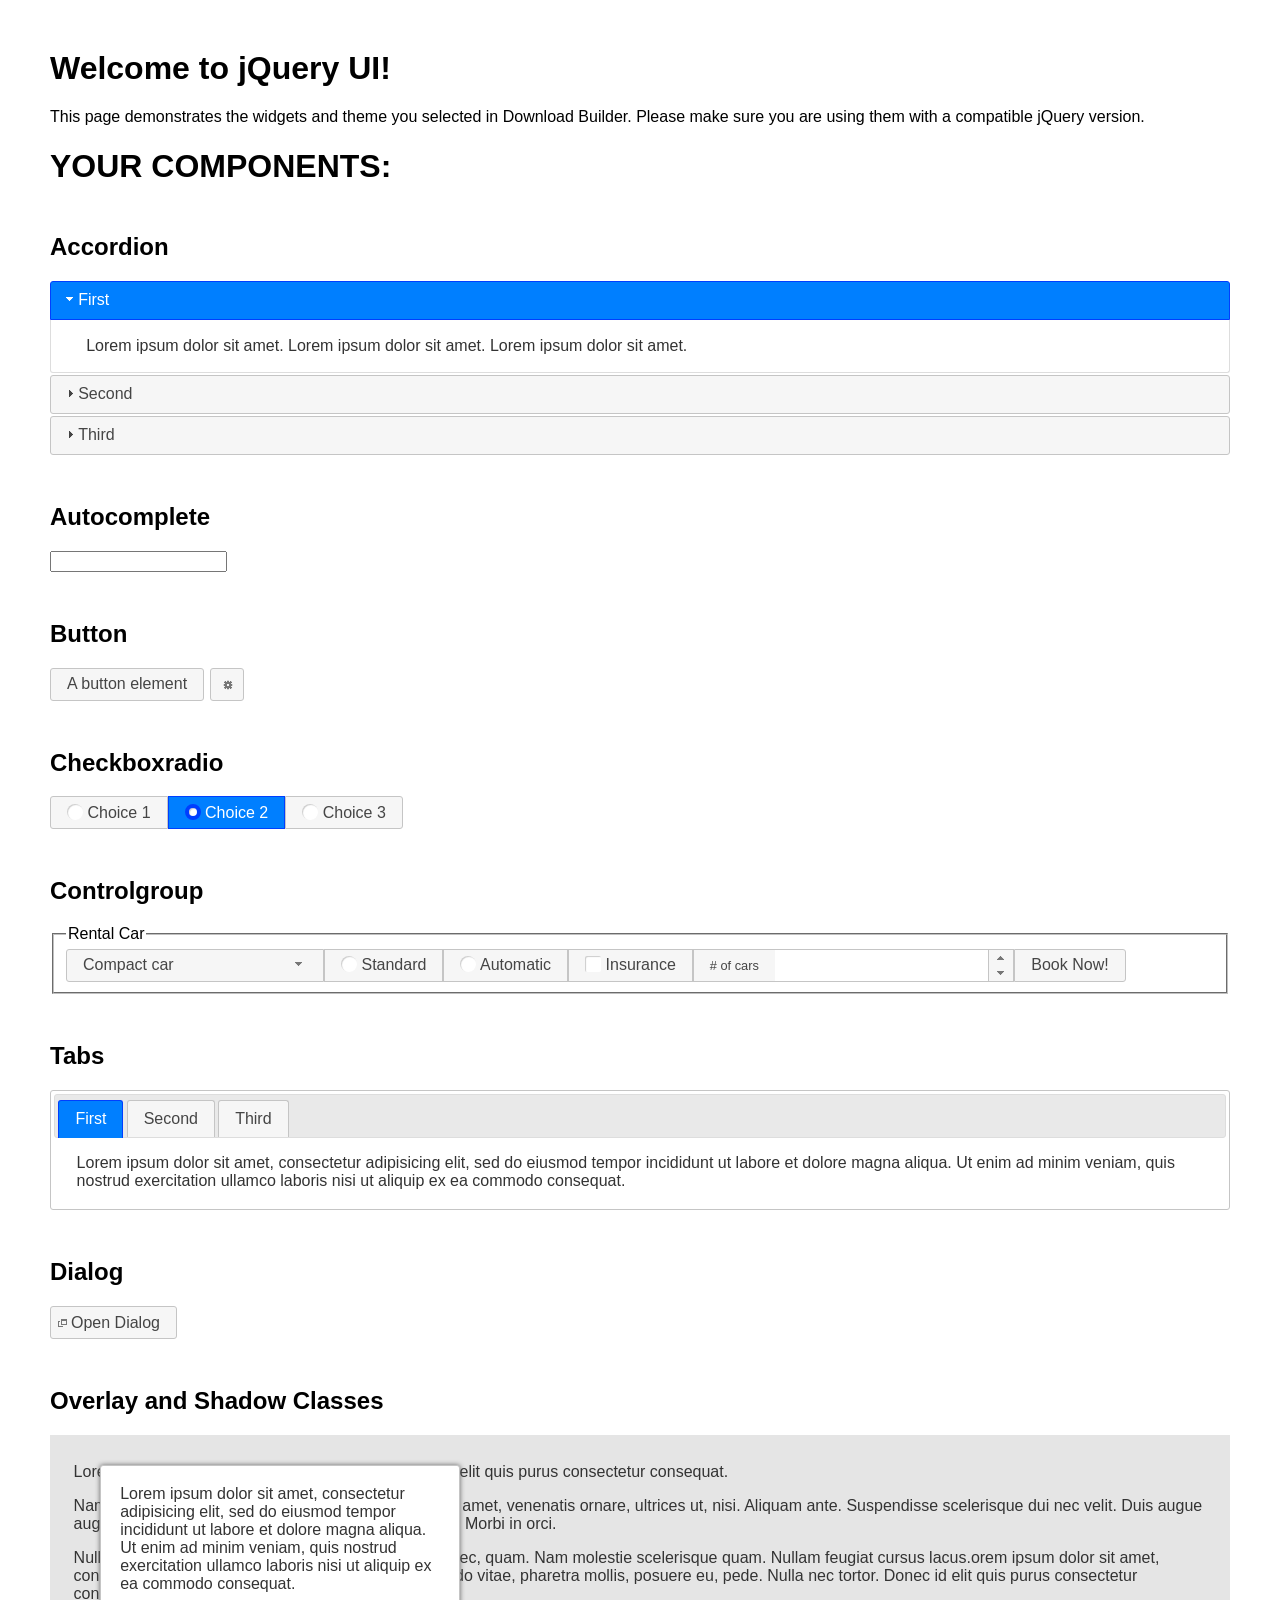
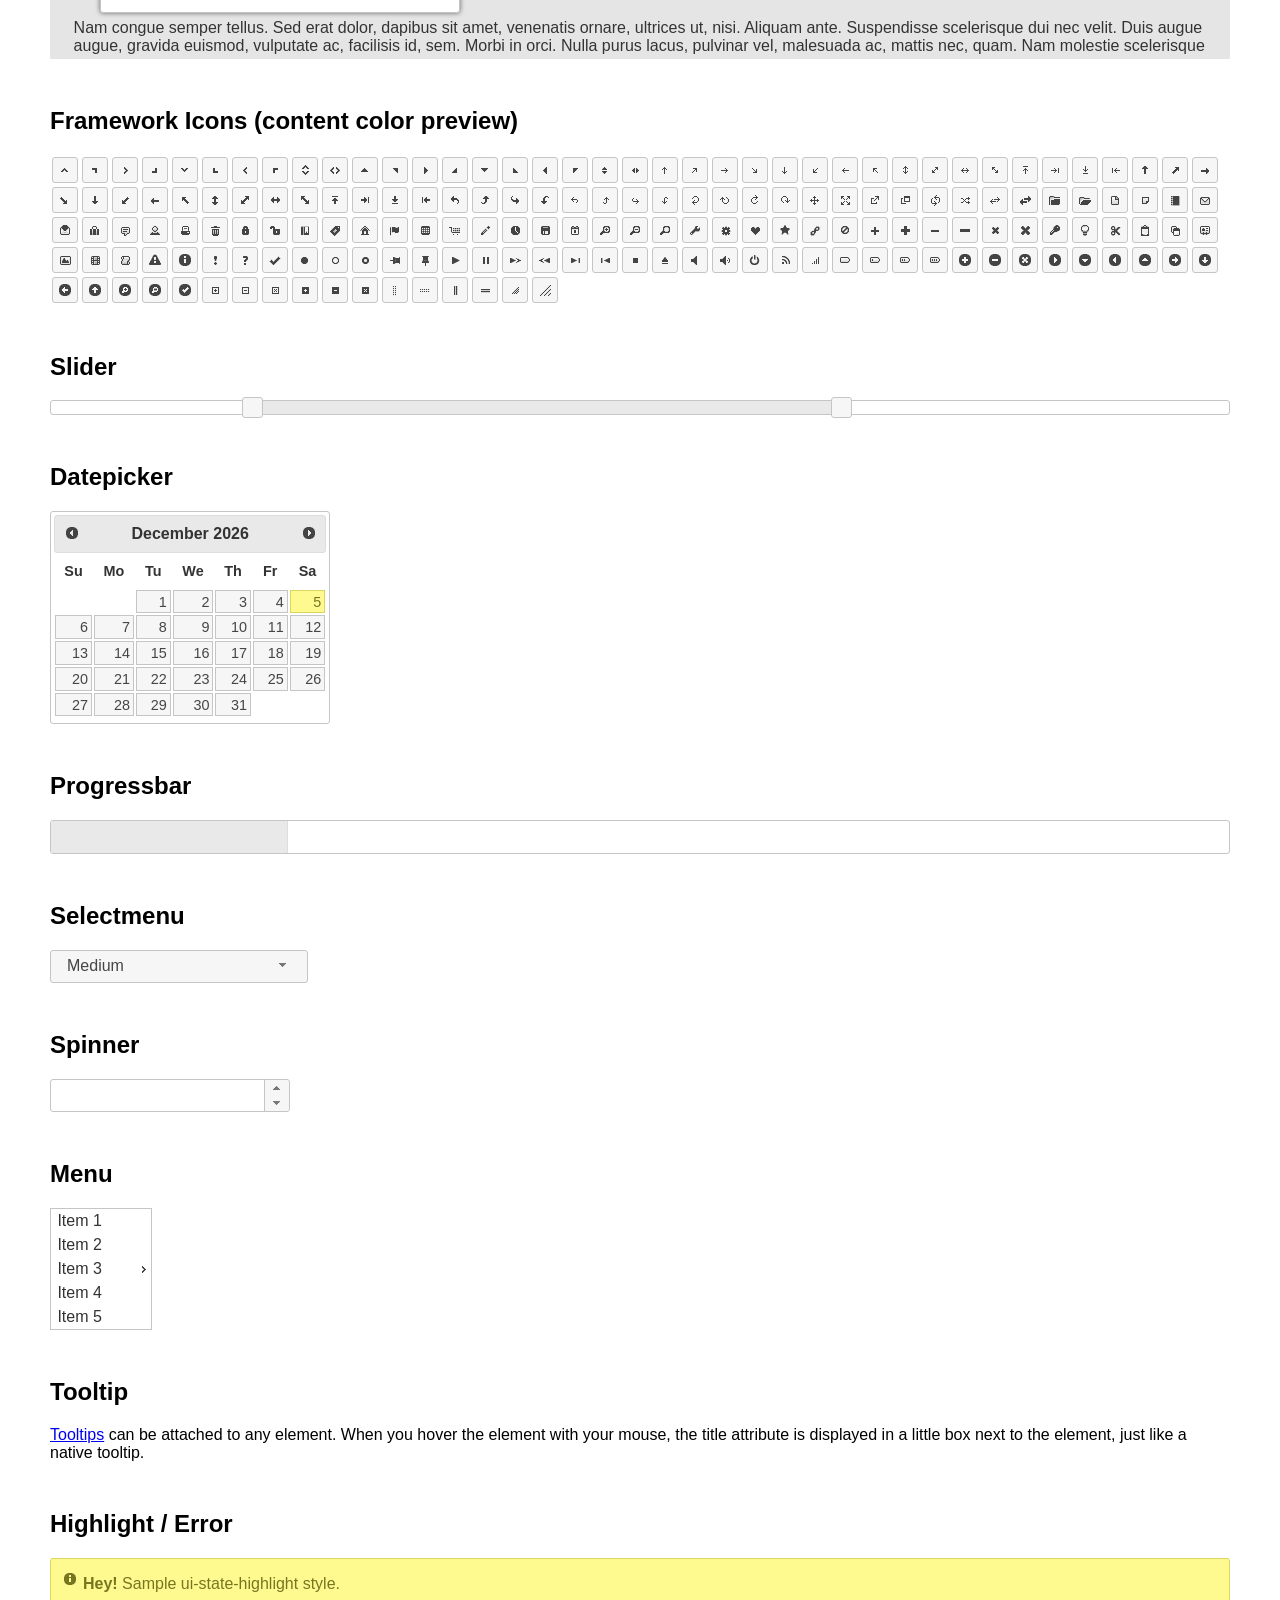
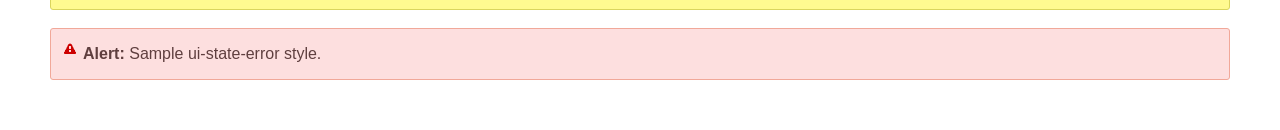
<file: jQuery/Jquery-ui/index.html>
<!doctype html>
<html lang="us">
<head>
	<meta charset="utf-8">
	<title>jQuery UI Example Page</title>
	<link href="jquery-ui.css" rel="stylesheet">
	<style>
	body{
		font-family: "Trebuchet MS", sans-serif;
		margin: 50px;
	}
	.demoHeaders {
		margin-top: 2em;
	}
	#dialog-link {
		padding: .4em 1em .4em 20px;
		text-decoration: none;
		position: relative;
	}
	#dialog-link span.ui-icon {
		margin: 0 5px 0 0;
		position: absolute;
		left: .2em;
		top: 50%;
		margin-top: -8px;
	}
	#icons {
		margin: 0;
		padding: 0;
	}
	#icons li {
		margin: 2px;
		position: relative;
		padding: 4px 0;
		cursor: pointer;
		float: left;
		list-style: none;
	}
	#icons span.ui-icon {
		float: left;
		margin: 0 4px;
	}
	.fakewindowcontain .ui-widget-overlay {
		position: absolute;
	}
	select {
		width: 200px;
	}
	</style>
</head>
<body>

<h1>Welcome to jQuery UI!</h1>

<div class="ui-widget">
	<p>This page demonstrates the widgets and theme you selected in Download Builder. Please make sure you are using them with a compatible jQuery version.</p>
</div>

<h1>YOUR COMPONENTS:</h1>

<!-- Accordion -->
<h2 class="demoHeaders">Accordion</h2>
<div id="accordion">
	<h3>First</h3>
	<div>Lorem ipsum dolor sit amet. Lorem ipsum dolor sit amet. Lorem ipsum dolor sit amet.</div>
	<h3>Second</h3>
	<div>Phasellus mattis tincidunt nibh.</div>
	<h3>Third</h3>
	<div>Nam dui erat, auctor a, dignissim quis.</div>
</div>

<!-- Autocomplete -->
<h2 class="demoHeaders">Autocomplete</h2>
<div>
	<input id="autocomplete" title="type &quot;a&quot;">
</div>

<!-- Button -->
<h2 class="demoHeaders">Button</h2>
<button id="button">A button element</button>
<button id="button-icon">An icon-only button</button>

<!-- Checkboxradio -->
<h2 class="demoHeaders">Checkboxradio</h2>
<form style="margin-top: 1em;">
	<div id="radioset">
		<input type="radio" id="radio1" name="radio"><label for="radio1">Choice 1</label>
		<input type="radio" id="radio2" name="radio" checked="checked"><label for="radio2">Choice 2</label>
		<input type="radio" id="radio3" name="radio"><label for="radio3">Choice 3</label>
	</div>
</form>

<!-- Controlgroup -->
<h2 class="demoHeaders">Controlgroup</h2>
<fieldset>
	<legend>Rental Car</legend>
	<div id="controlgroup">
		<select id="car-type">
			<option>Compact car</option>
			<option>Midsize car</option>
			<option>Full size car</option>
			<option>SUV</option>
			<option>Luxury</option>
			<option>Truck</option>
			<option>Van</option>
		</select>
		<label for="transmission-standard">Standard</label>
		<input type="radio" name="transmission" id="transmission-standard">
		<label for="transmission-automatic">Automatic</label>
		<input type="radio" name="transmission" id="transmission-automatic">
		<label for="insurance">Insurance</label>
		<input type="checkbox" name="insurance" id="insurance">
		<label for="horizontal-spinner" class="ui-controlgroup-label"># of cars</label>
		<input id="horizontal-spinner" class="ui-spinner-input">
		<button>Book Now!</button>
	</div>
</fieldset>

<!-- Tabs -->
<h2 class="demoHeaders">Tabs</h2>
<div id="tabs">
	<ul>
		<li><a href="#tabs-1">First</a></li>
		<li><a href="#tabs-2">Second</a></li>
		<li><a href="#tabs-3">Third</a></li>
	</ul>
	<div id="tabs-1">Lorem ipsum dolor sit amet, consectetur adipisicing elit, sed do eiusmod tempor incididunt ut labore et dolore magna aliqua. Ut enim ad minim veniam, quis nostrud exercitation ullamco laboris nisi ut aliquip ex ea commodo consequat.</div>
	<div id="tabs-2">Phasellus mattis tincidunt nibh. Cras orci urna, blandit id, pretium vel, aliquet ornare, felis. Maecenas scelerisque sem non nisl. Fusce sed lorem in enim dictum bibendum.</div>
	<div id="tabs-3">Nam dui erat, auctor a, dignissim quis, sollicitudin eu, felis. Pellentesque nisi urna, interdum eget, sagittis et, consequat vestibulum, lacus. Mauris porttitor ullamcorper augue.</div>
</div>

<h2 class="demoHeaders">Dialog</h2>
<p>
	<button id="dialog-link" class="ui-button ui-corner-all ui-widget">
		<span class="ui-icon ui-icon-newwin"></span>Open Dialog
	</button>
</p>

<h2 class="demoHeaders">Overlay and Shadow Classes</h2>
<div style="position: relative; width: 96%; height: 200px; padding:1% 2%; overflow:hidden;" class="fakewindowcontain">
	<p>Lorem ipsum dolor sit amet,  Nulla nec tortor. Donec id elit quis purus consectetur consequat. </p><p>Nam congue semper tellus. Sed erat dolor, dapibus sit amet, venenatis ornare, ultrices ut, nisi. Aliquam ante. Suspendisse scelerisque dui nec velit. Duis augue augue, gravida euismod, vulputate ac, facilisis id, sem. Morbi in orci. </p><p>Nulla purus lacus, pulvinar vel, malesuada ac, mattis nec, quam. Nam molestie scelerisque quam. Nullam feugiat cursus lacus.orem ipsum dolor sit amet, consectetur adipiscing elit. Donec libero risus, commodo vitae, pharetra mollis, posuere eu, pede. Nulla nec tortor. Donec id elit quis purus consectetur consequat. </p><p>Nam congue semper tellus. Sed erat dolor, dapibus sit amet, venenatis ornare, ultrices ut, nisi. Aliquam ante. Suspendisse scelerisque dui nec velit. Duis augue augue, gravida euismod, vulputate ac, facilisis id, sem. Morbi in orci. Nulla purus lacus, pulvinar vel, malesuada ac, mattis nec, quam. Nam molestie scelerisque quam. </p><p>Nullam feugiat cursus lacus.orem ipsum dolor sit amet, consectetur adipiscing elit. Donec libero risus, commodo vitae, pharetra mollis, posuere eu, pede. Nulla nec tortor. Donec id elit quis purus consectetur consequat. Nam congue semper tellus. Sed erat dolor, dapibus sit amet, venenatis ornare, ultrices ut, nisi. Aliquam ante. </p><p>Suspendisse scelerisque dui nec velit. Duis augue augue, gravida euismod, vulputate ac, facilisis id, sem. Morbi in orci. Nulla purus lacus, pulvinar vel, malesuada ac, mattis nec, quam. Nam molestie scelerisque quam. Nullam feugiat cursus lacus.orem ipsum dolor sit amet, consectetur adipiscing elit. Donec libero risus, commodo vitae, pharetra mollis, posuere eu, pede. Nulla nec tortor. Donec id elit quis purus consectetur consequat. Nam congue semper tellus. Sed erat dolor, dapibus sit amet, venenatis ornare, ultrices ut, nisi. </p>

	<!-- ui-dialog -->
	<div class="ui-widget-overlay ui-front"></div>
	<div style="position: absolute; width: 320px; left: 50px; top: 30px; padding: 1.2em" class="ui-widget ui-front ui-widget-content ui-corner-all ui-widget-shadow">
		Lorem ipsum dolor sit amet, consectetur adipisicing elit, sed do eiusmod tempor incididunt ut labore et dolore magna aliqua. Ut enim ad minim veniam, quis nostrud exercitation ullamco laboris nisi ut aliquip ex ea commodo consequat.
	</div>

</div>

<!-- ui-dialog -->
<div id="dialog" title="Dialog Title">
	<p>Lorem ipsum dolor sit amet, consectetur adipisicing elit, sed do eiusmod tempor incididunt ut labore et dolore magna aliqua. Ut enim ad minim veniam, quis nostrud exercitation ullamco laboris nisi ut aliquip ex ea commodo consequat.</p>
</div>


<h2 class="demoHeaders">Framework Icons (content color preview)</h2>
<ul id="icons" class="ui-widget ui-helper-clearfix">
	<li class="ui-state-default ui-corner-all" title=".ui-icon-caret-1-n"><span class="ui-icon ui-icon-caret-1-n"></span></li>
	<li class="ui-state-default ui-corner-all" title=".ui-icon-caret-1-ne"><span class="ui-icon ui-icon-caret-1-ne"></span></li>
	<li class="ui-state-default ui-corner-all" title=".ui-icon-caret-1-e"><span class="ui-icon ui-icon-caret-1-e"></span></li>
	<li class="ui-state-default ui-corner-all" title=".ui-icon-caret-1-se"><span class="ui-icon ui-icon-caret-1-se"></span></li>
	<li class="ui-state-default ui-corner-all" title=".ui-icon-caret-1-s"><span class="ui-icon ui-icon-caret-1-s"></span></li>
	<li class="ui-state-default ui-corner-all" title=".ui-icon-caret-1-sw"><span class="ui-icon ui-icon-caret-1-sw"></span></li>
	<li class="ui-state-default ui-corner-all" title=".ui-icon-caret-1-w"><span class="ui-icon ui-icon-caret-1-w"></span></li>
	<li class="ui-state-default ui-corner-all" title=".ui-icon-caret-1-nw"><span class="ui-icon ui-icon-caret-1-nw"></span></li>
	<li class="ui-state-default ui-corner-all" title=".ui-icon-caret-2-n-s"><span class="ui-icon ui-icon-caret-2-n-s"></span></li>
	<li class="ui-state-default ui-corner-all" title=".ui-icon-caret-2-e-w"><span class="ui-icon ui-icon-caret-2-e-w"></span></li>
	<li class="ui-state-default ui-corner-all" title=".ui-icon-triangle-1-n"><span class="ui-icon ui-icon-triangle-1-n"></span></li>
	<li class="ui-state-default ui-corner-all" title=".ui-icon-triangle-1-ne"><span class="ui-icon ui-icon-triangle-1-ne"></span></li>
	<li class="ui-state-default ui-corner-all" title=".ui-icon-triangle-1-e"><span class="ui-icon ui-icon-triangle-1-e"></span></li>
	<li class="ui-state-default ui-corner-all" title=".ui-icon-triangle-1-se"><span class="ui-icon ui-icon-triangle-1-se"></span></li>
	<li class="ui-state-default ui-corner-all" title=".ui-icon-triangle-1-s"><span class="ui-icon ui-icon-triangle-1-s"></span></li>
	<li class="ui-state-default ui-corner-all" title=".ui-icon-triangle-1-sw"><span class="ui-icon ui-icon-triangle-1-sw"></span></li>
	<li class="ui-state-default ui-corner-all" title=".ui-icon-triangle-1-w"><span class="ui-icon ui-icon-triangle-1-w"></span></li>
	<li class="ui-state-default ui-corner-all" title=".ui-icon-triangle-1-nw"><span class="ui-icon ui-icon-triangle-1-nw"></span></li>
	<li class="ui-state-default ui-corner-all" title=".ui-icon-triangle-2-n-s"><span class="ui-icon ui-icon-triangle-2-n-s"></span></li>
	<li class="ui-state-default ui-corner-all" title=".ui-icon-triangle-2-e-w"><span class="ui-icon ui-icon-triangle-2-e-w"></span></li>
	<li class="ui-state-default ui-corner-all" title=".ui-icon-arrow-1-n"><span class="ui-icon ui-icon-arrow-1-n"></span></li>
	<li class="ui-state-default ui-corner-all" title=".ui-icon-arrow-1-ne"><span class="ui-icon ui-icon-arrow-1-ne"></span></li>
	<li class="ui-state-default ui-corner-all" title=".ui-icon-arrow-1-e"><span class="ui-icon ui-icon-arrow-1-e"></span></li>
	<li class="ui-state-default ui-corner-all" title=".ui-icon-arrow-1-se"><span class="ui-icon ui-icon-arrow-1-se"></span></li>
	<li class="ui-state-default ui-corner-all" title=".ui-icon-arrow-1-s"><span class="ui-icon ui-icon-arrow-1-s"></span></li>
	<li class="ui-state-default ui-corner-all" title=".ui-icon-arrow-1-sw"><span class="ui-icon ui-icon-arrow-1-sw"></span></li>
	<li class="ui-state-default ui-corner-all" title=".ui-icon-arrow-1-w"><span class="ui-icon ui-icon-arrow-1-w"></span></li>
	<li class="ui-state-default ui-corner-all" title=".ui-icon-arrow-1-nw"><span class="ui-icon ui-icon-arrow-1-nw"></span></li>
	<li class="ui-state-default ui-corner-all" title=".ui-icon-arrow-2-n-s"><span class="ui-icon ui-icon-arrow-2-n-s"></span></li>
	<li class="ui-state-default ui-corner-all" title=".ui-icon-arrow-2-ne-sw"><span class="ui-icon ui-icon-arrow-2-ne-sw"></span></li>
	<li class="ui-state-default ui-corner-all" title=".ui-icon-arrow-2-e-w"><span class="ui-icon ui-icon-arrow-2-e-w"></span></li>
	<li class="ui-state-default ui-corner-all" title=".ui-icon-arrow-2-se-nw"><span class="ui-icon ui-icon-arrow-2-se-nw"></span></li>
	<li class="ui-state-default ui-corner-all" title=".ui-icon-arrowstop-1-n"><span class="ui-icon ui-icon-arrowstop-1-n"></span></li>
	<li class="ui-state-default ui-corner-all" title=".ui-icon-arrowstop-1-e"><span class="ui-icon ui-icon-arrowstop-1-e"></span></li>
	<li class="ui-state-default ui-corner-all" title=".ui-icon-arrowstop-1-s"><span class="ui-icon ui-icon-arrowstop-1-s"></span></li>
	<li class="ui-state-default ui-corner-all" title=".ui-icon-arrowstop-1-w"><span class="ui-icon ui-icon-arrowstop-1-w"></span></li>
	<li class="ui-state-default ui-corner-all" title=".ui-icon-arrowthick-1-n"><span class="ui-icon ui-icon-arrowthick-1-n"></span></li>
	<li class="ui-state-default ui-corner-all" title=".ui-icon-arrowthick-1-ne"><span class="ui-icon ui-icon-arrowthick-1-ne"></span></li>
	<li class="ui-state-default ui-corner-all" title=".ui-icon-arrowthick-1-e"><span class="ui-icon ui-icon-arrowthick-1-e"></span></li>
	<li class="ui-state-default ui-corner-all" title=".ui-icon-arrowthick-1-se"><span class="ui-icon ui-icon-arrowthick-1-se"></span></li>
	<li class="ui-state-default ui-corner-all" title=".ui-icon-arrowthick-1-s"><span class="ui-icon ui-icon-arrowthick-1-s"></span></li>
	<li class="ui-state-default ui-corner-all" title=".ui-icon-arrowthick-1-sw"><span class="ui-icon ui-icon-arrowthick-1-sw"></span></li>
	<li class="ui-state-default ui-corner-all" title=".ui-icon-arrowthick-1-w"><span class="ui-icon ui-icon-arrowthick-1-w"></span></li>
	<li class="ui-state-default ui-corner-all" title=".ui-icon-arrowthick-1-nw"><span class="ui-icon ui-icon-arrowthick-1-nw"></span></li>
	<li class="ui-state-default ui-corner-all" title=".ui-icon-arrowthick-2-n-s"><span class="ui-icon ui-icon-arrowthick-2-n-s"></span></li>
	<li class="ui-state-default ui-corner-all" title=".ui-icon-arrowthick-2-ne-sw"><span class="ui-icon ui-icon-arrowthick-2-ne-sw"></span></li>
	<li class="ui-state-default ui-corner-all" title=".ui-icon-arrowthick-2-e-w"><span class="ui-icon ui-icon-arrowthick-2-e-w"></span></li>
	<li class="ui-state-default ui-corner-all" title=".ui-icon-arrowthick-2-se-nw"><span class="ui-icon ui-icon-arrowthick-2-se-nw"></span></li>
	<li class="ui-state-default ui-corner-all" title=".ui-icon-arrowthickstop-1-n"><span class="ui-icon ui-icon-arrowthickstop-1-n"></span></li>
	<li class="ui-state-default ui-corner-all" title=".ui-icon-arrowthickstop-1-e"><span class="ui-icon ui-icon-arrowthickstop-1-e"></span></li>
	<li class="ui-state-default ui-corner-all" title=".ui-icon-arrowthickstop-1-s"><span class="ui-icon ui-icon-arrowthickstop-1-s"></span></li>
	<li class="ui-state-default ui-corner-all" title=".ui-icon-arrowthickstop-1-w"><span class="ui-icon ui-icon-arrowthickstop-1-w"></span></li>
	<li class="ui-state-default ui-corner-all" title=".ui-icon-arrowreturnthick-1-w"><span class="ui-icon ui-icon-arrowreturnthick-1-w"></span></li>
	<li class="ui-state-default ui-corner-all" title=".ui-icon-arrowreturnthick-1-n"><span class="ui-icon ui-icon-arrowreturnthick-1-n"></span></li>
	<li class="ui-state-default ui-corner-all" title=".ui-icon-arrowreturnthick-1-e"><span class="ui-icon ui-icon-arrowreturnthick-1-e"></span></li>
	<li class="ui-state-default ui-corner-all" title=".ui-icon-arrowreturnthick-1-s"><span class="ui-icon ui-icon-arrowreturnthick-1-s"></span></li>
	<li class="ui-state-default ui-corner-all" title=".ui-icon-arrowreturn-1-w"><span class="ui-icon ui-icon-arrowreturn-1-w"></span></li>
	<li class="ui-state-default ui-corner-all" title=".ui-icon-arrowreturn-1-n"><span class="ui-icon ui-icon-arrowreturn-1-n"></span></li>
	<li class="ui-state-default ui-corner-all" title=".ui-icon-arrowreturn-1-e"><span class="ui-icon ui-icon-arrowreturn-1-e"></span></li>
	<li class="ui-state-default ui-corner-all" title=".ui-icon-arrowreturn-1-s"><span class="ui-icon ui-icon-arrowreturn-1-s"></span></li>
	<li class="ui-state-default ui-corner-all" title=".ui-icon-arrowrefresh-1-w"><span class="ui-icon ui-icon-arrowrefresh-1-w"></span></li>
	<li class="ui-state-default ui-corner-all" title=".ui-icon-arrowrefresh-1-n"><span class="ui-icon ui-icon-arrowrefresh-1-n"></span></li>
	<li class="ui-state-default ui-corner-all" title=".ui-icon-arrowrefresh-1-e"><span class="ui-icon ui-icon-arrowrefresh-1-e"></span></li>
	<li class="ui-state-default ui-corner-all" title=".ui-icon-arrowrefresh-1-s"><span class="ui-icon ui-icon-arrowrefresh-1-s"></span></li>
	<li class="ui-state-default ui-corner-all" title=".ui-icon-arrow-4"><span class="ui-icon ui-icon-arrow-4"></span></li>
	<li class="ui-state-default ui-corner-all" title=".ui-icon-arrow-4-diag"><span class="ui-icon ui-icon-arrow-4-diag"></span></li>
	<li class="ui-state-default ui-corner-all" title=".ui-icon-extlink"><span class="ui-icon ui-icon-extlink"></span></li>
	<li class="ui-state-default ui-corner-all" title=".ui-icon-newwin"><span class="ui-icon ui-icon-newwin"></span></li>
	<li class="ui-state-default ui-corner-all" title=".ui-icon-refresh"><span class="ui-icon ui-icon-refresh"></span></li>
	<li class="ui-state-default ui-corner-all" title=".ui-icon-shuffle"><span class="ui-icon ui-icon-shuffle"></span></li>
	<li class="ui-state-default ui-corner-all" title=".ui-icon-transfer-e-w"><span class="ui-icon ui-icon-transfer-e-w"></span></li>
	<li class="ui-state-default ui-corner-all" title=".ui-icon-transferthick-e-w"><span class="ui-icon ui-icon-transferthick-e-w"></span></li>
	<li class="ui-state-default ui-corner-all" title=".ui-icon-folder-collapsed"><span class="ui-icon ui-icon-folder-collapsed"></span></li>
	<li class="ui-state-default ui-corner-all" title=".ui-icon-folder-open"><span class="ui-icon ui-icon-folder-open"></span></li>
	<li class="ui-state-default ui-corner-all" title=".ui-icon-document"><span class="ui-icon ui-icon-document"></span></li>
	<li class="ui-state-default ui-corner-all" title=".ui-icon-document-b"><span class="ui-icon ui-icon-document-b"></span></li>
	<li class="ui-state-default ui-corner-all" title=".ui-icon-note"><span class="ui-icon ui-icon-note"></span></li>
	<li class="ui-state-default ui-corner-all" title=".ui-icon-mail-closed"><span class="ui-icon ui-icon-mail-closed"></span></li>
	<li class="ui-state-default ui-corner-all" title=".ui-icon-mail-open"><span class="ui-icon ui-icon-mail-open"></span></li>
	<li class="ui-state-default ui-corner-all" title=".ui-icon-suitcase"><span class="ui-icon ui-icon-suitcase"></span></li>
	<li class="ui-state-default ui-corner-all" title=".ui-icon-comment"><span class="ui-icon ui-icon-comment"></span></li>
	<li class="ui-state-default ui-corner-all" title=".ui-icon-person"><span class="ui-icon ui-icon-person"></span></li>
	<li class="ui-state-default ui-corner-all" title=".ui-icon-print"><span class="ui-icon ui-icon-print"></span></li>
	<li class="ui-state-default ui-corner-all" title=".ui-icon-trash"><span class="ui-icon ui-icon-trash"></span></li>
	<li class="ui-state-default ui-corner-all" title=".ui-icon-locked"><span class="ui-icon ui-icon-locked"></span></li>
	<li class="ui-state-default ui-corner-all" title=".ui-icon-unlocked"><span class="ui-icon ui-icon-unlocked"></span></li>
	<li class="ui-state-default ui-corner-all" title=".ui-icon-bookmark"><span class="ui-icon ui-icon-bookmark"></span></li>
	<li class="ui-state-default ui-corner-all" title=".ui-icon-tag"><span class="ui-icon ui-icon-tag"></span></li>
	<li class="ui-state-default ui-corner-all" title=".ui-icon-home"><span class="ui-icon ui-icon-home"></span></li>
	<li class="ui-state-default ui-corner-all" title=".ui-icon-flag"><span class="ui-icon ui-icon-flag"></span></li>
	<li class="ui-state-default ui-corner-all" title=".ui-icon-calculator"><span class="ui-icon ui-icon-calculator"></span></li>
	<li class="ui-state-default ui-corner-all" title=".ui-icon-cart"><span class="ui-icon ui-icon-cart"></span></li>
	<li class="ui-state-default ui-corner-all" title=".ui-icon-pencil"><span class="ui-icon ui-icon-pencil"></span></li>
	<li class="ui-state-default ui-corner-all" title=".ui-icon-clock"><span class="ui-icon ui-icon-clock"></span></li>
	<li class="ui-state-default ui-corner-all" title=".ui-icon-disk"><span class="ui-icon ui-icon-disk"></span></li>
	<li class="ui-state-default ui-corner-all" title=".ui-icon-calendar"><span class="ui-icon ui-icon-calendar"></span></li>
	<li class="ui-state-default ui-corner-all" title=".ui-icon-zoomin"><span class="ui-icon ui-icon-zoomin"></span></li>
	<li class="ui-state-default ui-corner-all" title=".ui-icon-zoomout"><span class="ui-icon ui-icon-zoomout"></span></li>
	<li class="ui-state-default ui-corner-all" title=".ui-icon-search"><span class="ui-icon ui-icon-search"></span></li>
	<li class="ui-state-default ui-corner-all" title=".ui-icon-wrench"><span class="ui-icon ui-icon-wrench"></span></li>
	<li class="ui-state-default ui-corner-all" title=".ui-icon-gear"><span class="ui-icon ui-icon-gear"></span></li>
	<li class="ui-state-default ui-corner-all" title=".ui-icon-heart"><span class="ui-icon ui-icon-heart"></span></li>
	<li class="ui-state-default ui-corner-all" title=".ui-icon-star"><span class="ui-icon ui-icon-star"></span></li>
	<li class="ui-state-default ui-corner-all" title=".ui-icon-link"><span class="ui-icon ui-icon-link"></span></li>
	<li class="ui-state-default ui-corner-all" title=".ui-icon-cancel"><span class="ui-icon ui-icon-cancel"></span></li>
	<li class="ui-state-default ui-corner-all" title=".ui-icon-plus"><span class="ui-icon ui-icon-plus"></span></li>
	<li class="ui-state-default ui-corner-all" title=".ui-icon-plusthick"><span class="ui-icon ui-icon-plusthick"></span></li>
	<li class="ui-state-default ui-corner-all" title=".ui-icon-minus"><span class="ui-icon ui-icon-minus"></span></li>
	<li class="ui-state-default ui-corner-all" title=".ui-icon-minusthick"><span class="ui-icon ui-icon-minusthick"></span></li>
	<li class="ui-state-default ui-corner-all" title=".ui-icon-close"><span class="ui-icon ui-icon-close"></span></li>
	<li class="ui-state-default ui-corner-all" title=".ui-icon-closethick"><span class="ui-icon ui-icon-closethick"></span></li>
	<li class="ui-state-default ui-corner-all" title=".ui-icon-key"><span class="ui-icon ui-icon-key"></span></li>
	<li class="ui-state-default ui-corner-all" title=".ui-icon-lightbulb"><span class="ui-icon ui-icon-lightbulb"></span></li>
	<li class="ui-state-default ui-corner-all" title=".ui-icon-scissors"><span class="ui-icon ui-icon-scissors"></span></li>
	<li class="ui-state-default ui-corner-all" title=".ui-icon-clipboard"><span class="ui-icon ui-icon-clipboard"></span></li>
	<li class="ui-state-default ui-corner-all" title=".ui-icon-copy"><span class="ui-icon ui-icon-copy"></span></li>
	<li class="ui-state-default ui-corner-all" title=".ui-icon-contact"><span class="ui-icon ui-icon-contact"></span></li>
	<li class="ui-state-default ui-corner-all" title=".ui-icon-image"><span class="ui-icon ui-icon-image"></span></li>
	<li class="ui-state-default ui-corner-all" title=".ui-icon-video"><span class="ui-icon ui-icon-video"></span></li>
	<li class="ui-state-default ui-corner-all" title=".ui-icon-script"><span class="ui-icon ui-icon-script"></span></li>
	<li class="ui-state-default ui-corner-all" title=".ui-icon-alert"><span class="ui-icon ui-icon-alert"></span></li>
	<li class="ui-state-default ui-corner-all" title=".ui-icon-info"><span class="ui-icon ui-icon-info"></span></li>
	<li class="ui-state-default ui-corner-all" title=".ui-icon-notice"><span class="ui-icon ui-icon-notice"></span></li>
	<li class="ui-state-default ui-corner-all" title=".ui-icon-help"><span class="ui-icon ui-icon-help"></span></li>
	<li class="ui-state-default ui-corner-all" title=".ui-icon-check"><span class="ui-icon ui-icon-check"></span></li>
	<li class="ui-state-default ui-corner-all" title=".ui-icon-bullet"><span class="ui-icon ui-icon-bullet"></span></li>
	<li class="ui-state-default ui-corner-all" title=".ui-icon-radio-off"><span class="ui-icon ui-icon-radio-off"></span></li>
	<li class="ui-state-default ui-corner-all" title=".ui-icon-radio-on"><span class="ui-icon ui-icon-radio-on"></span></li>
	<li class="ui-state-default ui-corner-all" title=".ui-icon-pin-w"><span class="ui-icon ui-icon-pin-w"></span></li>
	<li class="ui-state-default ui-corner-all" title=".ui-icon-pin-s"><span class="ui-icon ui-icon-pin-s"></span></li>
	<li class="ui-state-default ui-corner-all" title=".ui-icon-play"><span class="ui-icon ui-icon-play"></span></li>
	<li class="ui-state-default ui-corner-all" title=".ui-icon-pause"><span class="ui-icon ui-icon-pause"></span></li>
	<li class="ui-state-default ui-corner-all" title=".ui-icon-seek-next"><span class="ui-icon ui-icon-seek-next"></span></li>
	<li class="ui-state-default ui-corner-all" title=".ui-icon-seek-prev"><span class="ui-icon ui-icon-seek-prev"></span></li>
	<li class="ui-state-default ui-corner-all" title=".ui-icon-seek-end"><span class="ui-icon ui-icon-seek-end"></span></li>
	<li class="ui-state-default ui-corner-all" title=".ui-icon-seek-first"><span class="ui-icon ui-icon-seek-first"></span></li>
	<li class="ui-state-default ui-corner-all" title=".ui-icon-stop"><span class="ui-icon ui-icon-stop"></span></li>
	<li class="ui-state-default ui-corner-all" title=".ui-icon-eject"><span class="ui-icon ui-icon-eject"></span></li>
	<li class="ui-state-default ui-corner-all" title=".ui-icon-volume-off"><span class="ui-icon ui-icon-volume-off"></span></li>
	<li class="ui-state-default ui-corner-all" title=".ui-icon-volume-on"><span class="ui-icon ui-icon-volume-on"></span></li>
	<li class="ui-state-default ui-corner-all" title=".ui-icon-power"><span class="ui-icon ui-icon-power"></span></li>
	<li class="ui-state-default ui-corner-all" title=".ui-icon-signal-diag"><span class="ui-icon ui-icon-signal-diag"></span></li>
	<li class="ui-state-default ui-corner-all" title=".ui-icon-signal"><span class="ui-icon ui-icon-signal"></span></li>
	<li class="ui-state-default ui-corner-all" title=".ui-icon-battery-0"><span class="ui-icon ui-icon-battery-0"></span></li>
	<li class="ui-state-default ui-corner-all" title=".ui-icon-battery-1"><span class="ui-icon ui-icon-battery-1"></span></li>
	<li class="ui-state-default ui-corner-all" title=".ui-icon-battery-2"><span class="ui-icon ui-icon-battery-2"></span></li>
	<li class="ui-state-default ui-corner-all" title=".ui-icon-battery-3"><span class="ui-icon ui-icon-battery-3"></span></li>
	<li class="ui-state-default ui-corner-all" title=".ui-icon-circle-plus"><span class="ui-icon ui-icon-circle-plus"></span></li>
	<li class="ui-state-default ui-corner-all" title=".ui-icon-circle-minus"><span class="ui-icon ui-icon-circle-minus"></span></li>
	<li class="ui-state-default ui-corner-all" title=".ui-icon-circle-close"><span class="ui-icon ui-icon-circle-close"></span></li>
	<li class="ui-state-default ui-corner-all" title=".ui-icon-circle-triangle-e"><span class="ui-icon ui-icon-circle-triangle-e"></span></li>
	<li class="ui-state-default ui-corner-all" title=".ui-icon-circle-triangle-s"><span class="ui-icon ui-icon-circle-triangle-s"></span></li>
	<li class="ui-state-default ui-corner-all" title=".ui-icon-circle-triangle-w"><span class="ui-icon ui-icon-circle-triangle-w"></span></li>
	<li class="ui-state-default ui-corner-all" title=".ui-icon-circle-triangle-n"><span class="ui-icon ui-icon-circle-triangle-n"></span></li>
	<li class="ui-state-default ui-corner-all" title=".ui-icon-circle-arrow-e"><span class="ui-icon ui-icon-circle-arrow-e"></span></li>
	<li class="ui-state-default ui-corner-all" title=".ui-icon-circle-arrow-s"><span class="ui-icon ui-icon-circle-arrow-s"></span></li>
	<li class="ui-state-default ui-corner-all" title=".ui-icon-circle-arrow-w"><span class="ui-icon ui-icon-circle-arrow-w"></span></li>
	<li class="ui-state-default ui-corner-all" title=".ui-icon-circle-arrow-n"><span class="ui-icon ui-icon-circle-arrow-n"></span></li>
	<li class="ui-state-default ui-corner-all" title=".ui-icon-circle-zoomin"><span class="ui-icon ui-icon-circle-zoomin"></span></li>
	<li class="ui-state-default ui-corner-all" title=".ui-icon-circle-zoomout"><span class="ui-icon ui-icon-circle-zoomout"></span></li>
	<li class="ui-state-default ui-corner-all" title=".ui-icon-circle-check"><span class="ui-icon ui-icon-circle-check"></span></li>
	<li class="ui-state-default ui-corner-all" title=".ui-icon-circlesmall-plus"><span class="ui-icon ui-icon-circlesmall-plus"></span></li>
	<li class="ui-state-default ui-corner-all" title=".ui-icon-circlesmall-minus"><span class="ui-icon ui-icon-circlesmall-minus"></span></li>
	<li class="ui-state-default ui-corner-all" title=".ui-icon-circlesmall-close"><span class="ui-icon ui-icon-circlesmall-close"></span></li>
	<li class="ui-state-default ui-corner-all" title=".ui-icon-squaresmall-plus"><span class="ui-icon ui-icon-squaresmall-plus"></span></li>
	<li class="ui-state-default ui-corner-all" title=".ui-icon-squaresmall-minus"><span class="ui-icon ui-icon-squaresmall-minus"></span></li>
	<li class="ui-state-default ui-corner-all" title=".ui-icon-squaresmall-close"><span class="ui-icon ui-icon-squaresmall-close"></span></li>
	<li class="ui-state-default ui-corner-all" title=".ui-icon-grip-dotted-vertical"><span class="ui-icon ui-icon-grip-dotted-vertical"></span></li>
	<li class="ui-state-default ui-corner-all" title=".ui-icon-grip-dotted-horizontal"><span class="ui-icon ui-icon-grip-dotted-horizontal"></span></li>
	<li class="ui-state-default ui-corner-all" title=".ui-icon-grip-solid-vertical"><span class="ui-icon ui-icon-grip-solid-vertical"></span></li>
	<li class="ui-state-default ui-corner-all" title=".ui-icon-grip-solid-horizontal"><span class="ui-icon ui-icon-grip-solid-horizontal"></span></li>
	<li class="ui-state-default ui-corner-all" title=".ui-icon-gripsmall-diagonal-se"><span class="ui-icon ui-icon-gripsmall-diagonal-se"></span></li>
	<li class="ui-state-default ui-corner-all" title=".ui-icon-grip-diagonal-se"><span class="ui-icon ui-icon-grip-diagonal-se"></span></li>
</ul>

<!-- Slider -->
<h2 class="demoHeaders">Slider</h2>
<div id="slider"></div>

<!-- Datepicker -->
<h2 class="demoHeaders">Datepicker</h2>
<div id="datepicker"></div>

<!-- Progressbar -->
<h2 class="demoHeaders">Progressbar</h2>
<div id="progressbar"></div>

<!-- Progressbar -->
<h2 class="demoHeaders">Selectmenu</h2>
<select id="selectmenu">
	<option>Slower</option>
	<option>Slow</option>
	<option selected="selected">Medium</option>
	<option>Fast</option>
	<option>Faster</option>
</select>

<!-- Spinner -->
<h2 class="demoHeaders">Spinner</h2>
<input id="spinner">

<!-- Menu -->
<h2 class="demoHeaders">Menu</h2>
<ul style="width:100px;" id="menu">
	<li><div>Item 1</div></li>
	<li><div>Item 2</div></li>
	<li><div>Item 3</div>
		<ul>
			<li><div>Item 3-1</div></li>
			<li><div>Item 3-2</div></li>
			<li><div>Item 3-3</div></li>
			<li><div>Item 3-4</div></li>
			<li><div>Item 3-5</div></li>
		</ul>
	</li>
	<li><div>Item 4</div></li>
	<li><div>Item 5</div></li>
</ul>

<!-- Tooltip -->
<h2 class="demoHeaders">Tooltip</h2>
<p id="tooltip">
	<a href="#" title="That&apos;s what this widget is">Tooltips</a> can be attached to any element. When you hover
the element with your mouse, the title attribute is displayed in a little box next to the element, just like a native tooltip.
</p>

<!-- Highlight / Error -->
<h2 class="demoHeaders">Highlight / Error</h2>
<div class="ui-widget">
	<div class="ui-state-highlight ui-corner-all" style="margin-top: 20px; padding: 0 .7em;">
		<p><span class="ui-icon ui-icon-info" style="float: left; margin-right: .3em;"></span>
		<strong>Hey!</strong> Sample ui-state-highlight style.</p>
	</div>
</div>
<br>
<div class="ui-widget">
	<div class="ui-state-error ui-corner-all" style="padding: 0 .7em;">
		<p><span class="ui-icon ui-icon-alert" style="float: left; margin-right: .3em;"></span>
		<strong>Alert:</strong> Sample ui-state-error style.</p>
	</div>
</div>

<script src="external/jquery/jquery.js"></script>
<script src="jquery-ui.js"></script>
<script>
$( "#accordion" ).accordion();

var availableTags = [
	"ActionScript",
	"AppleScript",
	"Asp",
	"BASIC",
	"C",
	"C++",
	"Clojure",
	"COBOL",
	"ColdFusion",
	"Erlang",
	"Fortran",
	"Groovy",
	"Haskell",
	"Java",
	"JavaScript",
	"Lisp",
	"Perl",
	"PHP",
	"Python",
	"Ruby",
	"Scala",
	"Scheme"
];
$( "#autocomplete" ).autocomplete({
	source: availableTags
});

$( "#button" ).button();
$( "#button-icon" ).button({
	icon: "ui-icon-gear",
	showLabel: false
});

$( "#radioset" ).controlgroup();

$( "#controlgroup" ).controlgroup();

$( "#tabs" ).tabs();

$( "#dialog" ).dialog({
	autoOpen: false,
	width: 400,
	buttons: [
		{
			text: "Ok",
			click: function() {
				$( this ).dialog( "close" );
			}
		},
		{
			text: "Cancel",
			click: function() {
				$( this ).dialog( "close" );
			}
		}
	]
});

// Link to open the dialog
$( "#dialog-link" ).click(function( event ) {
	$( "#dialog" ).dialog( "open" );
	event.preventDefault();
});

$( "#datepicker" ).datepicker({
	inline: true
});

$( "#slider" ).slider({
	range: true,
	values: [ 17, 67 ]
});

$( "#progressbar" ).progressbar({
	value: 20
});

$( "#spinner" ).spinner();

$( "#menu" ).menu();

$( "#tooltip" ).tooltip();

$( "#selectmenu" ).selectmenu();

// Hover states on the static widgets
$( "#dialog-link, #icons li" ).hover(
	function() {
		$( this ).addClass( "ui-state-hover" );
	},
	function() {
		$( this ).removeClass( "ui-state-hover" );
	}
);
</script>
</body>
</html>
</file>
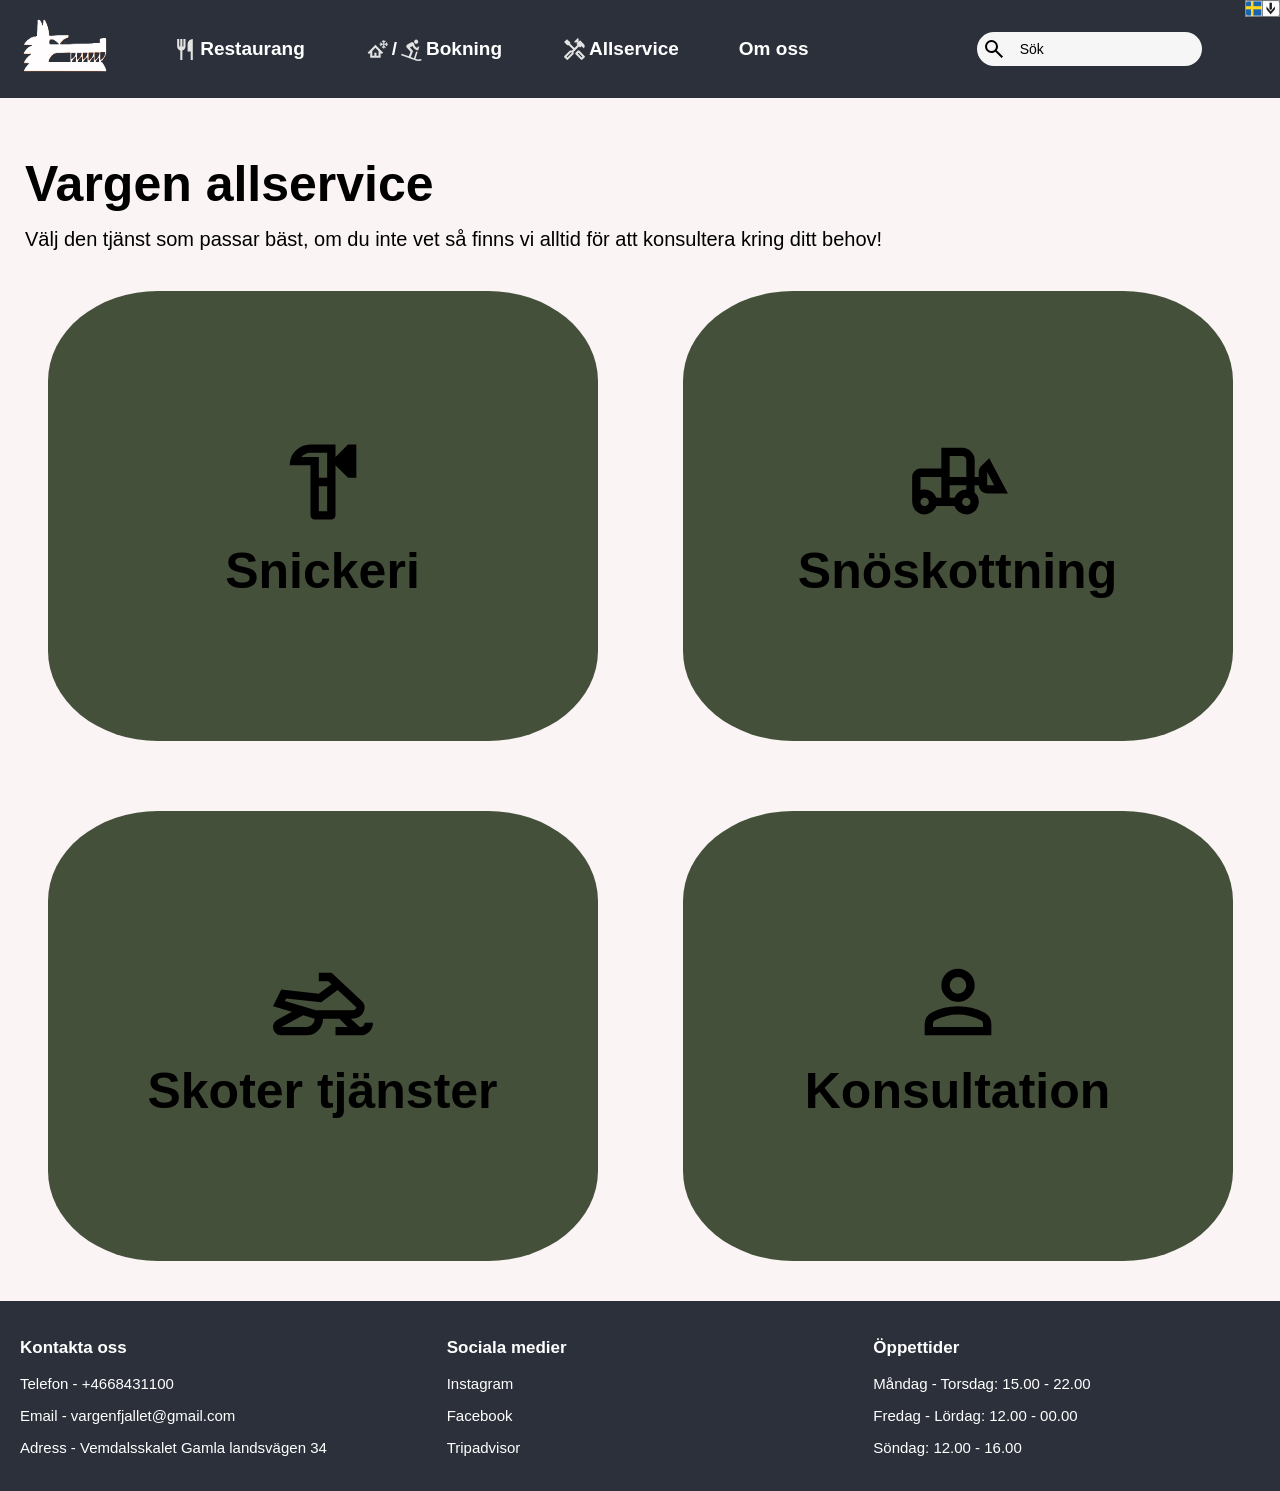
<file: allservice.html>
<!DOCTYPE html>
<html lang="sv">
<head> 
    <meta charset="UTF-8">
    <meta name = "description" content = "En sida om Vargen Fjällanläggning">
    <meta name = "keywords" content = "vargen, fjällen, skidor, boka">
    <meta name = "author" content = "Simon Jonsson">
    <title>Vargen fjällanläggning</title>
    <link rel="stylesheet" href="Global-stilmall-U3.css" type="text/css">
    <link rel="stylesheet" href="stilmall-allservice.css" type="text/css">
</head>

<!--MENY_NAVIGATION-->
<body>
        <nav class="nav">
            <a class="nav-logo" href="index.html">
                <img src="Bilder/VargenLogga1.png" alt="Vargen logga">
            </a>
        
        <ul>
            <li class="restaurang">
                <a href = "restaurang.html">
                    <img class=nav-icons src=Ikoner/restaurant.svg alt="restaurant-icon">
                    <span>Restaurang</span>
                </a>
            </li>

            <li class="bokning">
                <a href = "bokning.html">
                    <img class="nav-icons" src="Ikoner/chalet.svg" alt="chalet-icon">
                    <span>/</span>
                    <img class="nav-icons" src="Ikoner/skiing.svg" alt="skiing-icon">
                    <span>Bokning</span>
                </a>
            </li>

            <li class="allservice">
                <a href = "allservice.html">
                    <img class="nav-icons" src="Ikoner/handyman.svg" alt="handyman-icon">
                    <span>Allservice</span>
                </a>
            </li>
            
            <li class="om-oss">
                <a href = "om-oss.html">
                    <span>Om oss</span>
                </a>
            </li>
        </ul>

        <div class="nav-search">
            <img class="search-icon" src="Ikoner/search.svg" alt="search-icon">
            <input class="search-bar" type="search" placeholder="Sök">
        </div>

        <div class="nav-language-icon">
            <a href = "#">
                <img src="Bilder/sprakfunktion.png" alt="språkfunktion">
            </a> 
        </div>
    </nav>
    
    <!--HUVUDSIDAN-->
    <main class="main"> 
        <div class="omoss-text">
            <h3>Vargen allservice</h3>
            <p>Välj den tjänst som passar bäst, om du inte vet så finns vi alltid för att konsultera kring ditt behov!</p>
        </div>
        <div class="container1">
            <div class="service-modules">
                <a>
                    <img class="allservice-icons" src="Ikoner/hardware.svg" alt="hammer">
                    <span>Snickeri</span>
                </a>
            </div>
        </div>

        <div class="container2">
            <div class="service-modules">
                <a>
                    <img class="allservice-icons" src="Ikoner/skottning.svg" alt="shovel">
                    <span>Snöskottning</span>
                </a>
            </div>
        </div>

        <div class="container3">
            <div class="service-modules">
                <a>
                    <img class="allservice-icons" src="Ikoner/snowmobile.svg" alt="snowmobile">
                    <span>Skoter tjänster</span>
                </a>
            </div>
        </div>

        <div class="container4">
            <div class="service-modules">
                <a>
                    <img class="allservice-icons" src="Ikoner/konsultation.svg" alt="konsultation">
                    <span>Konsultation</span>
                </a>
            </div>
        </div>
    </main>


<!--MENY_AVSLUT-->    
    <footer class="footer">
        
        <div class="contact">
            <h3>Kontakta oss</h3>
            <p>Telefon - +4668431100</p>
            <p>Email - <a href = vargenfjallet@gmail.com>vargenfjallet@gmail.com</a></p>
            <p>Adress - <a href="https://maps.google.com/?q=Vemdalsskalet+Gamla+landsvägen+34">Vemdalsskalet Gamla landsvägen 34</a></p>
        </div>

        <div class="socials">
            <h3>Sociala medier</h3>
            <p><a href = https://www.instagram.com/vargenfjallet>Instagram</a></p>
            <p><a href = https://www.facebook.com/Vemdalsvargen/directory_specialties>Facebook</a></p>
            <p><a href = https://www.tripadvisor.se/Restaurant_Review-g1143849-d15812641-Reviews-Vargens_Fjallanlaggning-Vemdalen_Jamtland_County_Jamtland_and_Harjedalen.html>Tripadvisor</a></p>
        </div>

        <div class="open">
            <h3>Öppettider</h3>
            <p>Måndag - Torsdag: 15.00 - 22.00</p>
            <p>Fredag - Lördag: 12.00 - 00.00</p>
            <p>Söndag: 12.00 - 16.00</p>            
        </div>
    
    </footer>    
</body>
</HTML>
</file>
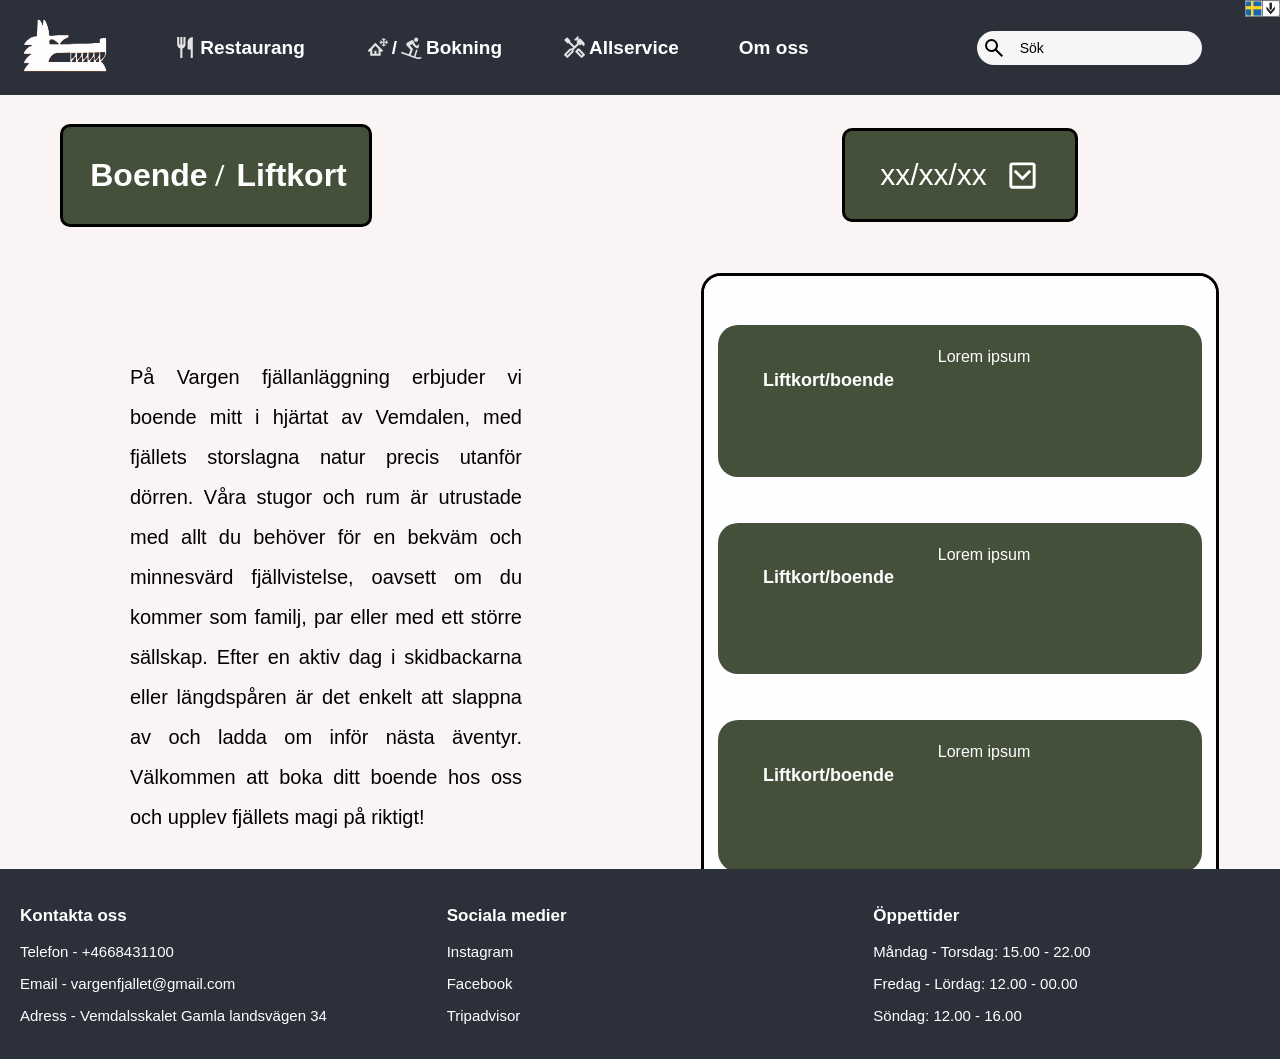
<file: bokning.html>
<!DOCTYPE html/>
<html lang="sv">
<head> 
    <meta charset="UTF-8">
    <meta name = "description" content = "En sida om Vargen Fjällanläggning">
    <meta name = "keywords" content = "vargen, fjällen, skidor, boka">
    <meta name = "author" content = "Simon Jonsson">
    <title>Vargen fjällanläggning</title>
    <link rel="stylesheet" href="Global-stilmall-U3.css" type="text/css">
    <link rel="stylesheet" href="stilmall-bokning.css" type="text/css">

</head>

<!--MENY_NAVIGATION-->
<body>
        <nav class="nav">
            <a class="nav-logo" href="index.html">
                <img src="Bilder/VargenLogga1.png" alt="Vargen logga">
            </a>
        
        <ul>
            <li class="restaurang">
                <a href = "restaurang.html">
                    <img class=nav-icons src=Ikoner/restaurant.svg alt="restaurant-icon">
                    <span>Restaurang</span>
                </a>
            </li>

            <li class="bokning">
                <a href = "bokning.html">
                    <img class="nav-icons" src="Ikoner/chalet.svg" alt="chalet-icon">
                    <span>/</span>
                    <img class="nav-icons" src="Ikoner/skiing.svg" alt="skiing-icon">
                    <span>Bokning</span>
                </a>
            </li>

            <li class="allservice">
                <a href = "allservice.html">
                    <img class="nav-icons" src="Ikoner/handyman.svg" alt="handyman-icon">
                    <span>Allservice</span>
                </a>
            </li>
            
            <li class="om-oss">
                <a href = "om-oss.html">
                    <span>Om oss</span>
                </a>
            </li>
        </ul>

        <div class="nav-search">
            <img class="search-icon" src="Ikoner/search.svg" alt="search-icon">
            <input class="search-bar" type="search" placeholder="Sök">
        </div>

        <div class="nav-language-icon">
            <a href = "#">
                <img src="Bilder/sprakfunktion.png" alt="språkfunktion">
            </a> 
        </div>
    </nav>
    
    <!--HUVUDSIDAN-->
    <main class="main"> 
        <div class="left-section">
            <div class="booking-alt">
                <a>
                    <span>Boende</span>
                </a>
                <span>/</span>
                <a>
                    <span>Liftkort</span>
                </a>
            </div>
            <div class="left-section-text">
                <p>På Vargen fjällanläggning erbjuder vi 
                    boende mitt i hjärtat av Vemdalen, med 
                    fjällets storslagna natur precis utanför dörren. 
                    Våra stugor och rum är utrustade med allt 
                    du behöver för en bekväm och minnesvärd fjällvistelse, 
                    oavsett om du kommer som familj, par eller med ett 
                    större sällskap. Efter en aktiv dag i skidbackarna 
                    eller längdspåren är det enkelt att slappna av och 
                    ladda om inför nästa äventyr. Välkommen att boka ditt 
                    boende hos oss och upplev fjällets magi på riktigt! 
                </p>
            </div>
        </div>

        <div class="right-section">
            <div class="date-container">
                <a>
                    <span>xx/xx/xx</span>
                </a>
                <div class="dropdown">
                    <a>
                        <img class="square" src="Ikoner/square.svg">
                        <img class="arrow" src="Ikoner/chevron_down.svg">
                    </a>
                </div>
            </div>
            <div class="options-container">
                <div class="option1">
                    <a>
                        <span>Liftkort/boende</span>
                    </a> 
                    <p>Lorem ipsum</p>
                </div>

                <div class="option2">
                    <a>
                        <span>Liftkort/boende</span>
                    </a> 
                    <p>Lorem ipsum </p>
                </div>
            
                <div class="option3">
                    <a>
                        <span>Liftkort/boende</span>
                    </a> 
                    <p>Lorem ipsum</p>
                </div>
            </div>
        </div>
    </main>


<!--MENY_AVSLUT-->    
    <footer class="footer">
        
        <div class="contact">
            <h3>Kontakta oss</h3>
            <p>Telefon - +4668431100</p>
            <p>Email - <a href = vargenfjallet@gmail.com>vargenfjallet@gmail.com</a></p>
            <p>Adress - <a href="https://maps.google.com/?q=Vemdalsskalet+Gamla+landsvägen+34">Vemdalsskalet Gamla landsvägen 34</a></p>
        </div>

        <div class="socials">
            <h3>Sociala medier</h3>
            <p><a href = https://www.instagram.com/vargenfjallet>Instagram</a></p>
            <p><a href = https://www.facebook.com/Vemdalsvargen/directory_specialties>Facebook</a></p>
            <p><a href = https://www.tripadvisor.se/Restaurant_Review-g1143849-d15812641-Reviews-Vargens_Fjallanlaggning-Vemdalen_Jamtland_County_Jamtland_and_Harjedalen.html>Tripadvisor</a></p>
        </div>

        <div class="open">
            <h3>Öppettider</h3>
            <p>Måndag - Torsdag: 15.00 - 22.00</p>
            <p>Fredag - Lördag: 12.00 - 00.00</p>
            <p>Söndag: 12.00 - 16.00</p>            
        </div>
    
    </footer>    
</body>
</html>
</file>
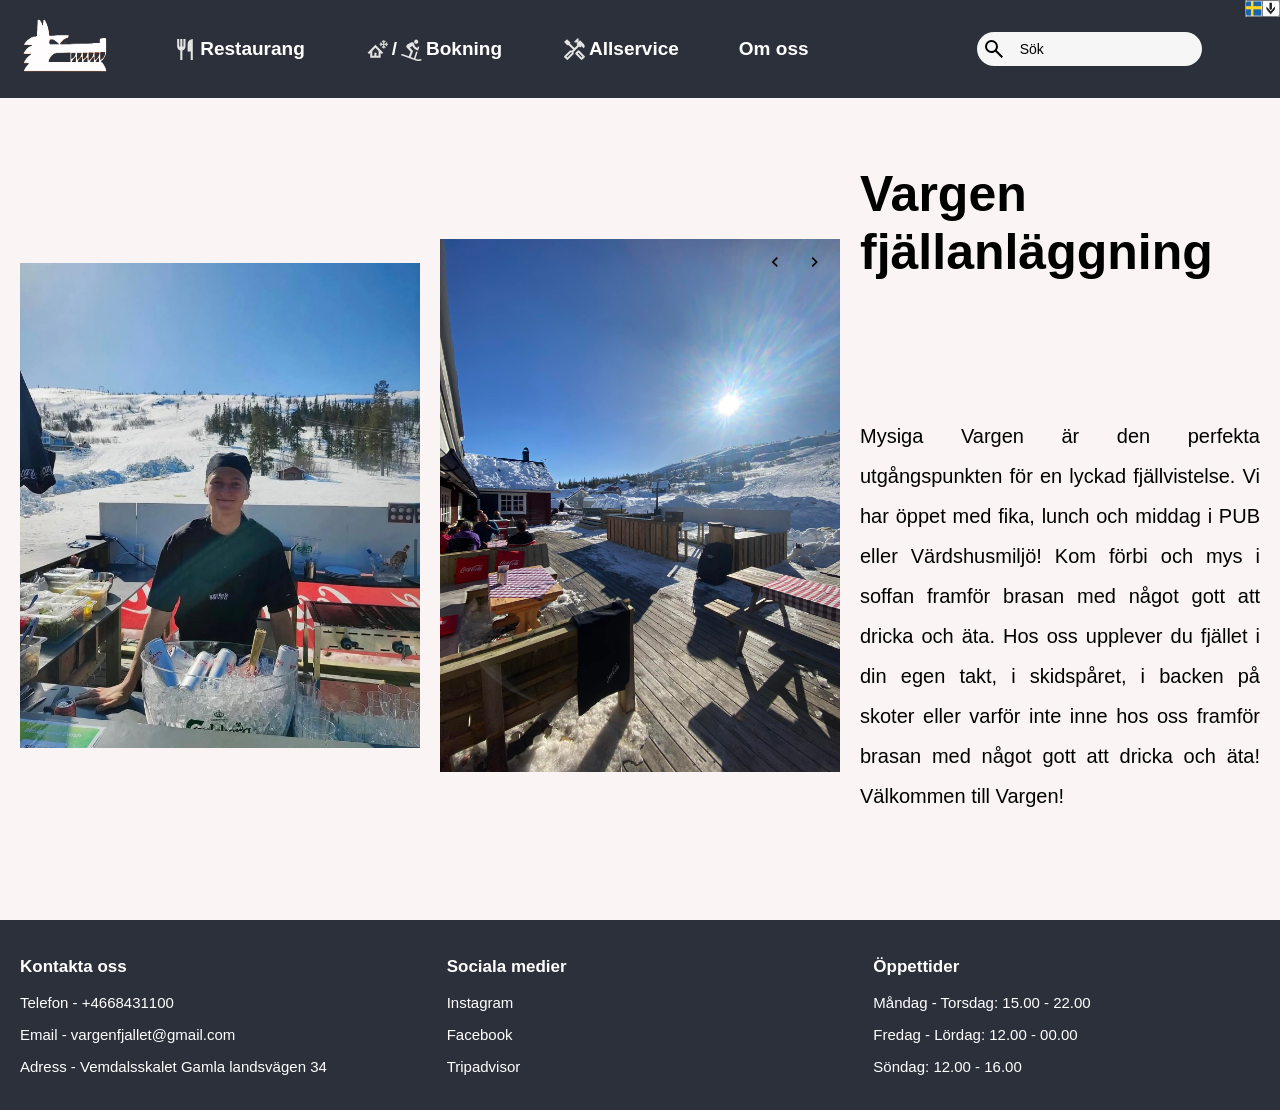
<file: om-oss.html>
<!DOCTYPE html>
<html lang="sv">
<head> 
    <meta charset="UTF-8">
    <meta name = "description" content = "En sida om Vargen Fjällanläggning">
    <meta name = "keywords" content = "vargen, fjällen, skidor, boka">
    <meta name = "author" content = "Simon Jonsson">
    <title>Vargen fjällanläggning</title>
    <link rel="stylesheet" href="Global-stilmall-U3.css" type="text/css">
    <link rel="stylesheet" href="stilmall-omoss.css" type="text/css">

</head>

<!--MENY_NAVIGATION-->
<body>
        <nav class="nav">
            <a class="nav-logo" href="index.html">
                <img src="Bilder/VargenLogga1.png" alt="Vargen logga">
            </a>
        
        <ul>
            <li class="restaurang">
                <a href = "restaurang.html">
                    <img class=nav-icons src=Ikoner/restaurant.svg alt="restaurant-icon">
                    <span>Restaurang</span>
                </a>
            </li>

            <li class="bokning">
                <a href = "bokning.html">
                    <img class="nav-icons" src="Ikoner/chalet.svg" alt="chalet-icon">
                    <span>/</span>
                    <img class="nav-icons" src="Ikoner/skiing.svg" alt="skiing-icon">
                    <span>Bokning</span>
                </a>
            </li>

            <li class="allservice">
                <a href = "allservice.html">
                    <img class="nav-icons" src="Ikoner/handyman.svg" alt="handyman-icon">
                    <span>Allservice</span>
                </a>
            </li>
            
            <li class="om-oss">
                <a href = "om-oss.html">
                    <span>Om oss</span>
                </a>
            </li>
        </ul>

        <div class="nav-search">
            <img class="search-icon" src="Ikoner/search.svg" alt="search-icon">
            <input class="search-bar" type="search" placeholder="Sök">
        </div>

        <div class="nav-language-icon">
            <a href = "#">
                <img src="Bilder/sprakfunktion.png" alt="språkfunktion">
            </a> 
        </div>
    </nav>
    
    <!--HUVUDSIDAN-->
    <main class="main"> 
        <div class="slider-container1">
            <div class="about">
                <div class="pictures">
                    <div class="picture"><img src="Bilder/om-oss-bild1.jpg" alt="huvud-menyn"></div>
                    <div class="picture"><img src="Bilder/vargen-pizzameny.jpg" alt="pizza-menyn"></div>
                    <div class="picture"><img src="Bilder/vargen-dessert,barnmeny.jpg" alt="dessert,barn-menyn"></div>
                </div>
            </div>
        </div>

        <div class="slider-container2">
            <div class="about">
                <button class="prev"> 
                    <img src="Ikoner/chevron_left.svg" alt="chevron-left">
                </button>
                
                <button class="next"> 
                    <img src="Ikoner/chevron_right.svg" alt="chevron-right">
                </button>
                <div class="pictures">
                    <div class="picture"><img src="Bilder/om-oss-bild.jpg" alt="huvud-menyn"></div>
                    <div class="picture"><img src="Bilder/vargen-pizzameny.jpg" alt="pizza-menyn"></div>
                    <div class="picture"><img src="Bilder/vargen-dessert,barnmeny.jpg" alt="dessert,barn-menyn"></div>
                </div>
            </div>
        </div>
        
        <div class="omoss-text">
            <h3>Vargen fjällanläggning</h3>
            <p>Mysiga Vargen är den perfekta utgångspunkten för en lyckad fjällvistelse. 
                Vi har öppet med fika, lunch och middag i PUB eller Värdshusmiljö! 
                Kom förbi och mys i soffan framför brasan med något gott att dricka och äta. 
                Hos oss upplever du fjället i din egen takt, i skidspåret, 
                i backen på skoter eller varför inte inne hos oss framför brasan med något gott att dricka och äta! 
                Välkommen till Vargen!
            </p>
        </div>
    
    </main>


<!--MENY_AVSLUT-->    
    <footer class="footer">
        
        <div class="contact">
            <h3>Kontakta oss</h3>
            <p>Telefon - +4668431100</p>
            <p>Email - <a href = vargenfjallet@gmail.com>vargenfjallet@gmail.com</a></p>
            <p>Adress - <a href="https://maps.google.com/?q=Vemdalsskalet+Gamla+landsvägen+34">Vemdalsskalet Gamla landsvägen 34</a></p>
        </div>

        <div class="socials">
            <h3>Sociala medier</h3>
            <p><a href = https://www.instagram.com/vargenfjallet>Instagram</a></p>
            <p><a href = https://www.facebook.com/Vemdalsvargen/directory_specialties>Facebook</a></p>
            <p><a href = https://www.tripadvisor.se/Restaurant_Review-g1143849-d15812641-Reviews-Vargens_Fjallanlaggning-Vemdalen_Jamtland_County_Jamtland_and_Harjedalen.html>Tripadvisor</a></p>
        </div>

        <div class="open">
            <h3>Öppettider</h3>
            <p>Måndag - Torsdag: 15.00 - 22.00</p>
            <p>Fredag - Lördag: 12.00 - 00.00</p>
            <p>Söndag: 12.00 - 16.00</p>            
        </div>
    
    </footer>    
</body>
</HTML>
</file>
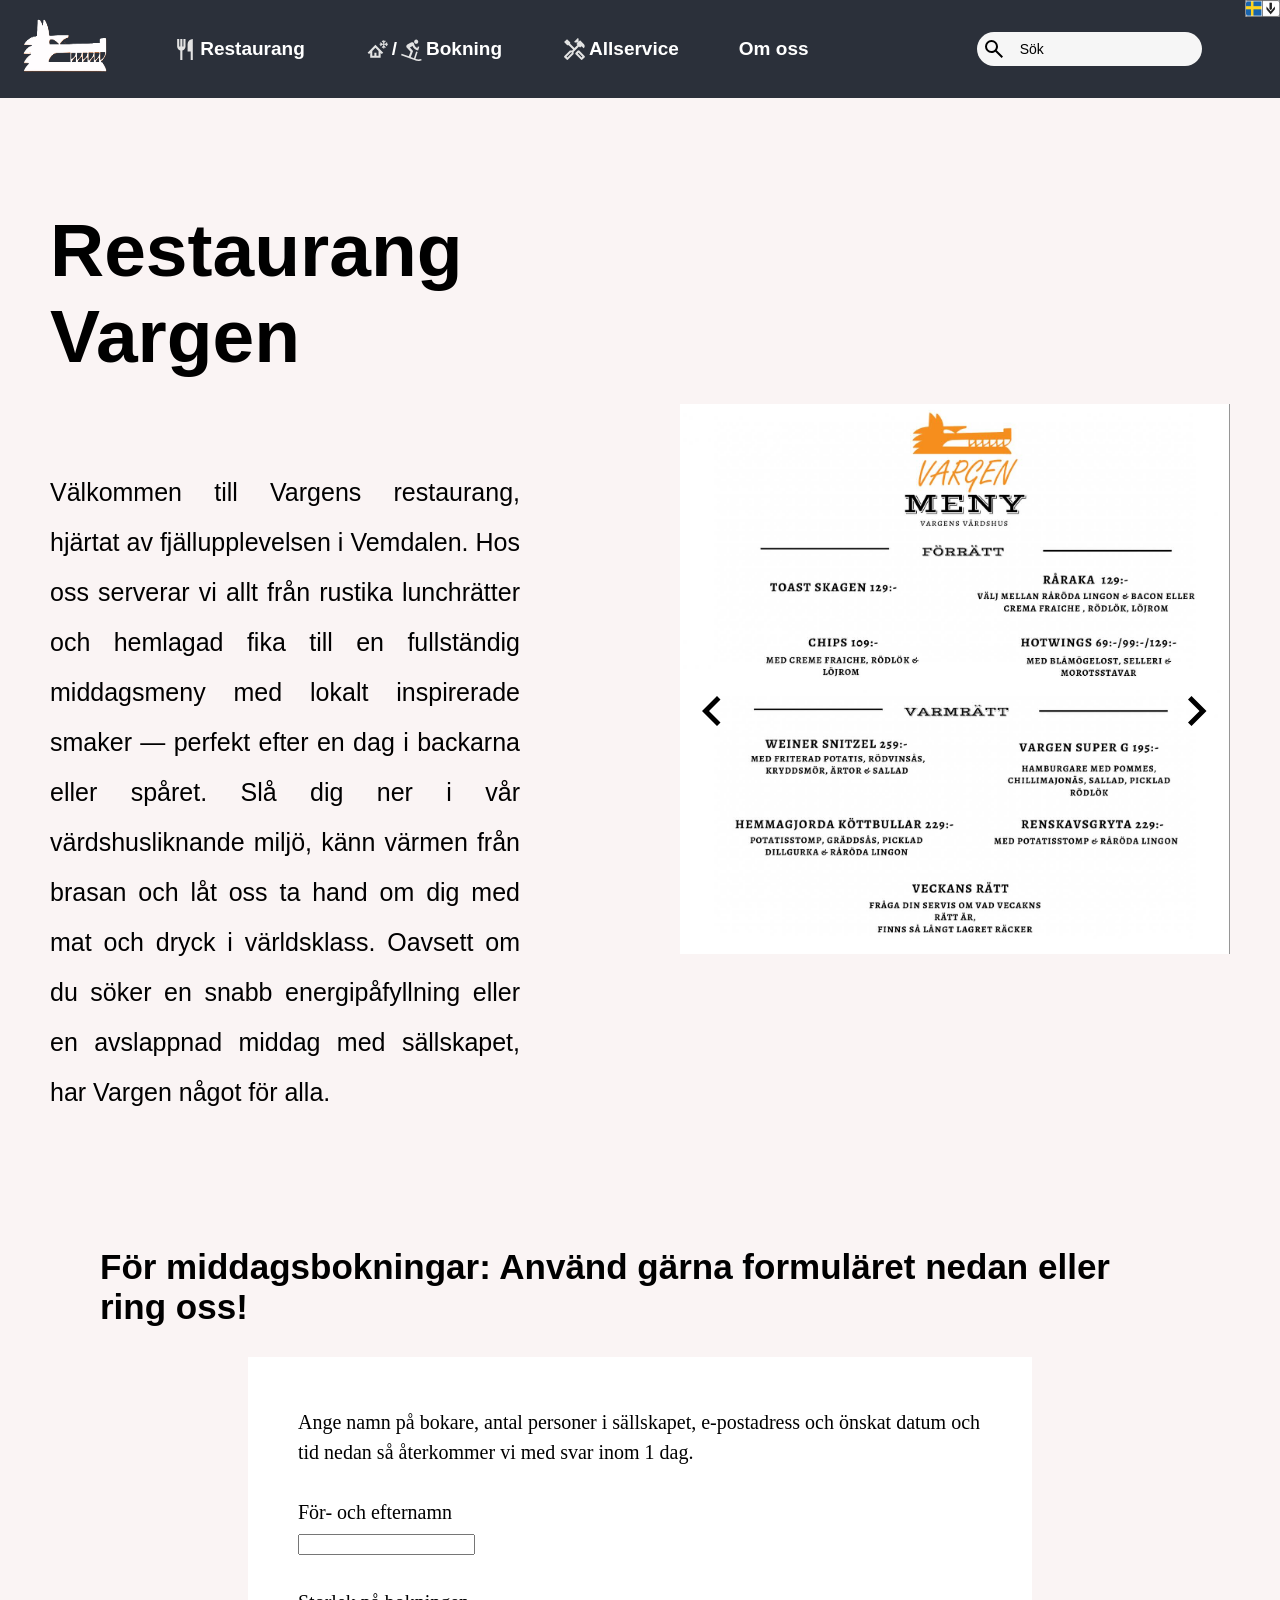
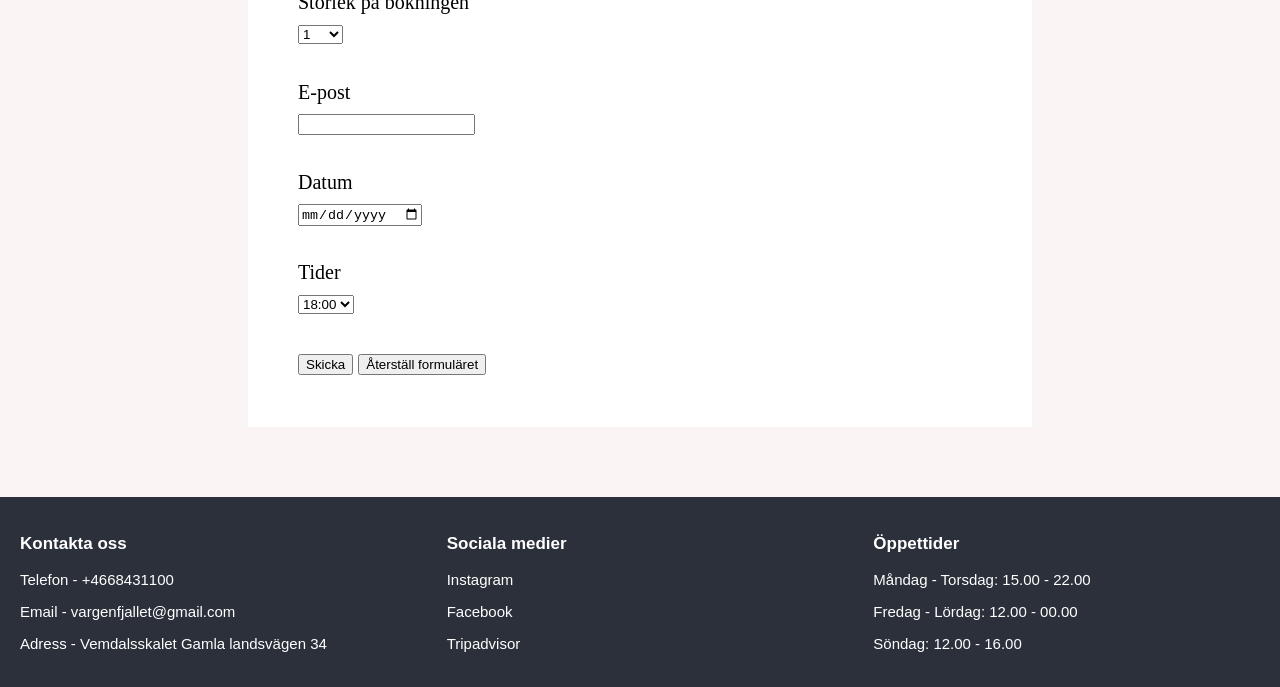
<file: restaurang.html>
<!DOCTYPE html>
<html lang="sv">
<head> 
    <meta charset="UTF-8">
    <meta name = "description" content = "En sida om Vargen Fjällanläggning">
    <meta name = "keywords" content = "vargen, fjällen, skidor, boka">
    <meta name = "author" content = "Simon Jonsson">
    <title>Vargen fjällanläggning</title>
    <link rel="stylesheet" href="Global-stilmall-U3.css" type="text/css">
    <link rel="stylesheet" href="stilmall-restaurang.css" type="text/css">
</head>

<!--MENY_NAVIGATION-->
<body>
        <nav class="nav">
            <a class="nav-logo" href="index.html">
                <img src="Bilder/VargenLogga1.png" alt="Vargen logga">
            </a>
        
        <ul>
            <li class="restaurang">
                <a href = "restaurang.html">
                    <img class=nav-icons src=Ikoner/restaurant.svg alt="restaurant-icon">
                    <span>Restaurang</span>
                </a>
            </li>

            <li class="bokning">
                <a href = "bokning.html">
                    <img class="nav-icons" src="Ikoner/chalet.svg" alt="chalet-icon">
                    <span>/</span>
                    <img class="nav-icons" src="Ikoner/skiing.svg" alt="skiing-icon">
                    <span>Bokning</span>
                </a>
            </li>

            <li class="allservice">
                <a href = "allservice.html">
                    <img class="nav-icons" src="Ikoner/handyman.svg" alt="handyman-icon">
                    <span>Allservice</span>
                </a>
            </li>
            
            <li class="om-oss">
                <a href = "om-oss.html">
                    <span>Om oss</span>
                </a>
            </li>
        </ul>

        <div class="nav-search">
            <img class="search-icon" src="Ikoner/search.svg" alt="search-icon">
            <input class="search-bar" type="search" placeholder="Sök">
        </div>

        <div class="nav-language-icon">
            <a href = "#">
                <img src="Bilder/sprakfunktion.png" alt="språkfunktion">
            </a> 
        </div>
    </nav>
    
    <!--HUVUDSIDAN-->
    <main class="main"> 
        <div class="restaurant-text">
        <h2>Restaurang Vargen</h2>
        <p>Välkommen till Vargens restaurang, hjärtat av fjällupplevelsen
            i Vemdalen. Hos oss serverar vi allt från rustika lunchrätter 
            och hemlagad fika till en fullständig middagsmeny med lokalt 
            inspirerade smaker — perfekt efter en dag i backarna eller 
            spåret. Slå dig ner i vår värdshusliknande miljö, känn värmen 
            från brasan och låt oss ta hand om dig med mat och dryck i 
            världsklass. Oavsett om du söker en snabb energipåfyllning eller 
            en avslappnad middag med sällskapet, har Vargen något för alla.
        </p>
        </div>
        <div class="slider-container">
            <div class="menus">
                <button class="prev"> 
                <img src="Ikoner/chevron_left.svg" alt="chevron-left">
                </button>
                
                <button class="next"> 
                <img src="Ikoner/chevron_right.svg" alt="chevron-right">
                </button>

                <div class="restaurant-menu">
                    <div class="menu"><img src="Bilder/vargen-meny.jpg" alt="huvud-menyn"></div>
                    <div class="menu"><img src="Bilder/vargen-pizzameny.jpg" alt="pizza-menyn"></div>
                    <div class="menu"><img src="Bilder/vargen-dessert,barnmeny.jpg" alt="dessert,barn-menyn"></div>
                </div>
            </div>
        </div>

        <div class="form-container">
            <h2>För middagsbokningar: Använd gärna formuläret nedan eller ring oss!</h2>
            <form action="mailto:simon.jonsson01@gmail.com" method="post" enctype="text/plain">
                <label for="info">Ange namn på bokare, antal personer i sällskapet, 
                    e-postadress och önskat datum och tid nedan så 
                    återkommer vi med svar inom 1 dag.</label>
                    <br><br>
                
                <label for="name">För- och efternamn</label>
                <br>
                <input type="text" id="name" name="name">
                <br><br>
                
                <label for="numpeople">Storlek på bokningen</label>
                <br>
                <select id="numpeople" name="numpeople">
                    <option value="1">1</option>
                    <option value="2">2</option>
                    <option value="3">3</option>
                    <option value="4">4</option>
                    <option value="5">5</option>
                    <option value="6">6</option>
                    <option value="7">7</option>
                    <option value="8">8</option>
                    <option value="9">9</option>
                    <option value="10">10</option>
                    <option value="11">11</option>
                    <option value="12">12</option>
                    <option value="13">13</option>
                    <option value="14">14</option>
                    <option value="15">15</option>
                    <option value="Fler">Fler</option>
                </select>
                <br><br>

                <label for="email">E-post</label>
                <br>
                <input type="email" id="email" name="email">
                <br><br>
                
                <label for="date">Datum</label>
                <br>
                <input type="date" name="bokningsdatum">
                <br><br>


                <label for="times">Tider</label>
                <br>
                <select id="times" name="times">
                    <br>
                    <option value="18:00">18:00</option>
                    <option value="18:30">18:30</option>
                    <option value="19:00">19:00</option>
                    <option value="19:30">19:30</option>
                    <option value="20:00">20:00</option>
                    <option value="20:30">20:30</option>
                    <option value="21:00">21:00</option>
                    <option value="21:30">21:30</option>
                </select>
                <br><br>

                <input type="submit" value="Skicka">
                <input type="reset" name="reset" id="reset" value="Återställ formuläret">
            </form>
        </div>
    </main>


<!--MENY_AVSLUT-->    
    <footer class="footer">
        
        <div class="contact">
            <h3>Kontakta oss</h3>
            <p>Telefon - +4668431100</p>
            <p>Email - <a href = vargenfjallet@gmail.com>vargenfjallet@gmail.com</a></p>
            <p>Adress - <a href="https://maps.google.com/?q=Vemdalsskalet+Gamla+landsvägen+34">Vemdalsskalet Gamla landsvägen 34</a></p>
        </div>

        <div class="socials">
            <h3>Sociala medier</h3>
            <p><a href = https://www.instagram.com/vargenfjallet>Instagram</a></p>
            <p><a href = https://www.facebook.com/Vemdalsvargen/directory_specialties>Facebook</a></p>
            <p><a href = https://www.tripadvisor.se/Restaurant_Review-g1143849-d15812641-Reviews-Vargens_Fjallanlaggning-Vemdalen_Jamtland_County_Jamtland_and_Harjedalen.html>Tripadvisor</a></p>
        </div>

        <div class="open">
            <h3>Öppettider</h3>
            <p>Måndag - Torsdag: 15.00 - 22.00</p>
            <p>Fredag - Lördag: 12.00 - 00.00</p>
            <p>Söndag: 12.00 - 16.00</p>            
        </div>
    
    </footer>    
</body>
</HTML>
</file>
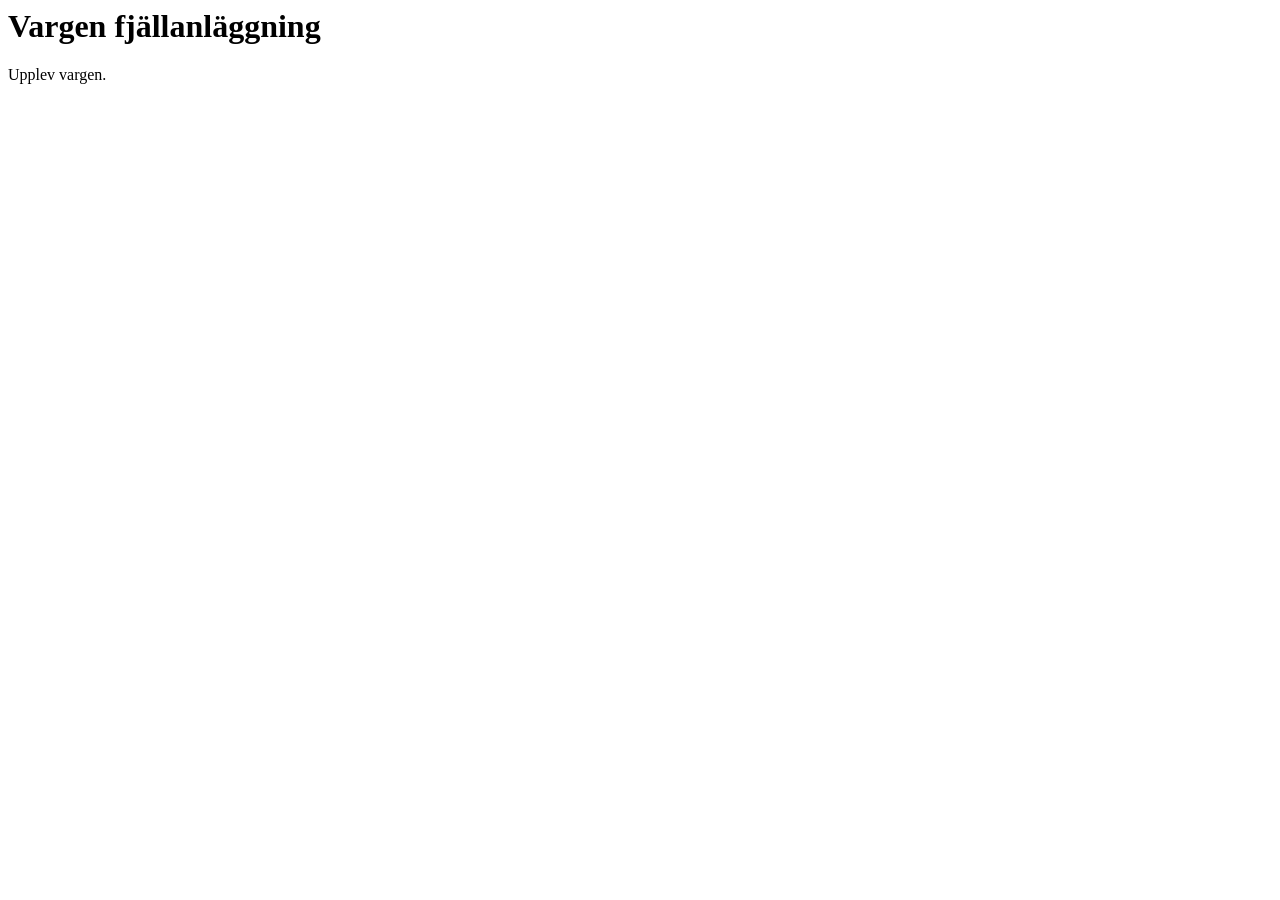
<file: Färdigt/Mallsida-test-U1.html>
<!DOCTYPE html/>
<HTML lang="sv"> 
<head>
    <meta charset="UTF-8"/>
    <meta name = "description" content = "En sida om Vargen Fjällanläggning"/>
    <meta name = "keywords" content = "vargen, fjällen, skidor, boka"/>
    <meta name = "author" content = "Simon Jonsson" />
    <title>Vargen fjällanläggning</title>
</head>

<body>
<h1>Vargen fjällanläggning</h1>
<p>Upplev vargen.</p>
</body>

</HTML>
</file>
<file: Global-stilmall-U3.css>
body {
    display: flex;
    flex-direction: column;
    margin:0;
    padding:0;
    min-height: 100vh;
}


/*SPECIFIKA BOXAR*/

/*NAVIGATION*/
.nav{
    display: flex;
    position: fixed;
    width: 100%;
    z-index: 100;
    overflow: hidden;
    align-items: center;
    justify-content: space-between;
    background-color: #2B303A;
    list-style: none;
}
.nav ul{
    display:flex;
    flex-wrap: wrap;
    align-items: center;
    gap: 50px;
    margin: 0;
    padding: 0;
    list-style: none;
}

.nav ul li a{
    display:flex;
    flex-wrap: wrap;
    margin: 5px;
    align-items: center;
    gap: 2px;
    font-size: 19px;
    font-weight: bold;
}

.nav-logo img{
    height: 65px;
    width: 90px;
    margin: 15px;
    margin-left: 20px
}

.nav-icons{
    width: 25px;
    height: 25px;
    object-fit: contain;
    font-weight: bold;
    color: white;
}


.nav-search{
    display: flex;
    flex-shrink: 1;
    width: max-content;
    align-items: center;
    margin-left: 120px;
    border-radius: 20px;
    padding: 5px;
    background: #f6f6f6;
}

.search-bar{
    align-items: center;
    margin-left:12px;
    color: black;
    font-family: Georgia, Arial, sans-serif;
    font-size: 14px;
    outline: none;
    border: none;
    background: transparent;
}

.search-bar::placeholder{color: black;}

.nav-language-icon{
    align-self: flex-start;
}

.nav-language-icon img{
    height: 17px;
    width: 35px;
    border-radius: 2px;
}


/*HUVUDSIDAN*/
.main {
    flex: 1; 
    overflow: auto;
    min-height: calc(100vh - 95px);
    background-color: #faf4f4;
    padding: 45px;
    margin-top: 95px;
    margin-bottom: 0;
}


/*AVSLUT*/
.footer {
    display: grid;
    grid-template-columns: repeat(3, 1fr);
    background-color: #2B303A;
    text-align: center;
}

.contact, .socials, .open{margin: 20px;}


/*FONTER OCH FÄRGER*/
h1 {font-family: Georgia, Arial, sans-serif;
    font-size: 100px;
    font-weight: bold;
    color:black
}

h2 {
    font-family: Georgia, Arial, sans-serif;
    font-size: 75px;
    font-weight: bold;
    color:black
}    

h3 {
    font-family: Georgia, Arial, sans-serif;
    font-size: 17px;
    color: white;
    text-align: justify;

}

p, a, li {font-family: Georgia, sans-serif;
      font-size: 15px;  
      color:white;
      text-align: justify;
}

a:link {
    text-decoration: none;
    list-style-type: none;
    color:white
}
a:hover{color: whitesmoke;}
a:visited {color:rgba(255, 255, 255, 0.767);}


@media (max-width:768px){
    .nav ul {gap:15px}
    .nav-search {margin-left: 20px;}
}


@media print{
    @page{
        size: A4 portrait;
        margin: 15mm;
    }
    .nav, .footer{
        display: none;
    }
    .main{
        display: block;
        margin-top: 0;
        width: 180mm;
        padding:0;
    }
    video{
        display: none;
    }

    img{
        max-width: 180mm;
        max-height: 120mm;
        object-fit: cover;
    }

    h1{font-size: 25pt; color:black} 
    h2{font-size: 18pt; color:black} 
    h3{font-size: 12pt; color:black}
    li p a{font-size: 10pt; color: black}
}
</file>
<file: stilmall-allservice.css>
.main{
    display: grid;
    grid-template-columns: repeat(2, 1fr);
    grid-template-rows: max-content auto auto;
    gap: 10px;
    padding: 10px;
}

.omoss-text{
    display:grid;
    grid-column: 1 / 3;
    grid-row: 1;
    padding: 0;
    margin-left: 15px;
}

.omoss-text h3{
    color:black;
    font-size:50px;
    margin-bottom:15px;
}

.omoss-text p{
    color: black;
    font-size: 20px;
    margin:0;
}

.container1, .container2, .container3, .container4 {
    display: grid;
    position: relative;
    height: 450px;
    width: 550px;
    border-radius: 20%;
    margin: 30px;
    align-self: center;
    justify-self: center;
    background-color: #45503B;
}

.container1{grid-column: 1; grid-row: 2;}
.container2{grid-column: 2; grid-row: 2;}
.container3{grid-column: 1; grid-row: 3;}
.container4{grid-column: 2; grid-row: 3;}

.service-modules{
    display: grid;
    position: absolute;
    height: 100%;
    width: 100%;
    align-items: center;
    text-align: center;
}

.service-modules a{
    display: grid;
    color: black;
    font-size: 50px;
    font-weight: bold;
    justify-items: center;
    gap: 10px;
}

.service-modules img{
    height: 100px;
    width: 100px;
}
</file>
<file: stilmall-bokning.css>
.main{
    display: grid;
    grid-template-columns: repeat(2, 1fr);
    padding: 0;
    margin-top: 5%;
}

.left-section{
    display: flex;
    grid-column: 1;
    flex-direction: column;
    padding: 10px;
    margin: 30px;
}

.booking-alt{
    display: flex;
    flex-direction: row;
    width:max-content;
    height: max-content;
    padding: 25px;
    margin: 20px;
    align-items: center;
    justify-content: center;
    background-color: #45503B;
    border-style: solid;
    border-radius: 10px;
}


.booking-alt span{
    margin: 2%;
    font-size: xx-large;
    font-weight: bold;
    color: white;
}

.booking-alt a{
    margin: 5px;
}

.left-section-text{
    display: flex;
    justify-content: center;
    align-items: center;
    margin: 70px;
    padding: 20px;
    width: 70%;

}

.left-section-text p{
    color:black;
    font-size: 20px;
    line-height: 2;
    text-align: justify;
} 

.right-section{
    display: flex;
    grid-column: 2;
    flex-direction: column;
    padding: 5%;
    margin: 5%;
    align-items: center;
}

.date-container{
    display: flex;
    flex-direction: row;
    width:35%;
    height: 5%;
    padding: 5%;
    margin-bottom: 10%;
    align-items: center;
    justify-content: center;
    background-color: #45503B;
    border-style: solid;
    border-radius: 10px;
    
}

.date-container span{
    font-size: 30px;
}

.dropdown{
    display: grid;
    position:relative;
    place-items: center;
    margin-left: 10%;
    height: 35px;
    width:35px;
}

.square{
    position:absolute;
    height: 100%;
    width: 100%;
}

.arrow{
    height: 35px;
    width: 35px;
}


.options-container{
    display: flex;
    flex-direction: column;
    width:90%;
    height: 80%;
    padding: 5%;
    align-items: center;
    border-radius: 20px;
    justify-content: center;
    overflow: scroll;
    background-color: #FEFDFF;
    border-style: solid;
}

.option1, .option2, .option3{
    display: flex;
    flex-direction: row;
    background-color: #45503B;
    margin: 5%;
    padding: 5%;
    border-radius: 20px;
    height:90%;
    width:95%;
}

.option1 a, .option2 a, .option3 a{
    padding: 5%;
    font-size: large;
    font-weight: bold;
    color: white;
}

.option1 p, .option2 p, .option3 p{
    margin-left: 5%;
    margin-top:0;
    font-size:medium;
}

@media (max-width:768px){
    .main{grid-template-columns: 1fr;}
    .right-section{grid-column: 1;}
}
</file>
<file: stilmall-omoss.css>
.main{
    display: grid;
    grid-template-columns: repeat(3, 1fr);
    padding: 10px;
}

.slider-container1{
    display: grid;
    grid-column: 1;
    min-height: 450px;
    width:400px;
    justify-content: center;
    align-items: center;
    position:relative;
    margin: 10px;
}

.slider-container2{
    display: grid;
    grid-column: 2;
    position: relative;
    min-height: 450px;
    width:400px;
    align-items: center;
    margin: 10px;
}

.about{
    position: relative;
    overflow:hidden;
}

.pictures{
    display: flex;
    position: relative;
    transition: transform 0.4s ease-in-out;
}

.picture{
    height:100%;
    min-width: 100%;
}

.picture img{
    width: 100%;
    height: 100%;
    object-fit: cover;
}

.prev, .next{
    position: absolute;
    top:10px;
    z-index: 10;
    cursor: pointer;
    border: none;
    border-radius: 50%;
    justify-content: center;
    align-items: center;
    padding: 0;
    width: 30px;
    height: 30px;
    background-color: transparent;
    transition: 0.4s ease;
}

.prev{right:50px}
.next{right:10px}


.prev:hover, .next:hover{
    background: rgba(0, 0, 0, 0.4);
}

.prev img, .next img{
    height: 20px;
    width: 20px;
}

.omoss-text{
    display: grid;
    grid-column:3;
    text-align: left;
    margin: 10px;
    gap:0;
    color:black;
}

.omoss-text h3{
    color:black;
    font-size: 50px;
}

.omoss-text p{
    color:black;
    font-size: 20px;
    line-height: 2;
}

@media (max-width:768px){
    .main{grid-template-columns: repeat(2, 1fr);}
    .slider-container1{display: none;}
    .slider-container2{grid-column: 1;}
    .omoss-text{grid-column: 2;}

}
</file>
<file: stilmall-restaurang.css>
.main{
    display: grid;
    grid-template-columns: repeat(2, auto);
    padding: 20px;
}

.restaurant-text{
    display: grid;
    grid-column:1;
    text-align: left;
    margin: 30px;
    color:black;
}

.restaurant-text p{
    margin-right: 100px;
    margin-bottom: 100px;
    color:black;
    font-size: 25px;
    line-height: 2;
}

.slider-container{
    display: grid;
    grid-column: 2;
    min-height: 650px;
    width:550px;
    justify-content: center;
    align-items: center;
    position:relative;
    margin: 30px;
}

.menus{
    position: relative;
    overflow:hidden;
}

.restaurant-menu{
    display: flex;
    position: relative;
    transition: transform 0.4s ease-in-out;
}

.menu{
    height:100%;
    min-width: 100%;
}

.menu img{
    width: 100%;
    height: 100%;
    object-fit: cover;
}

.prev, .next{
    display: flex;
    position: absolute;
    top:50%;
    cursor: pointer;
    border: none;
    z-index: 10;
    border-radius: 50%;
    justify-content: center;
    align-items: center;
    padding: 0;
    width: 60px;
    height: 60px;
    background-color: transparent;
    transition: 0.4s ease;
}

.prev{left:2px}
.next{right: 2px;}

.prev:hover, .next:hover{
    background: rgba(0, 0, 0, 0.4);
}

.prev img, .next img{
    height: 60px;
    width: 60px;
}

.form-container{
    display: flex;
    flex-direction: column;
    grid-column: 1/3;
    align-items: center;
    justify-content: center;
    margin: 50px;
    margin-top: 0;
}

form{
    align-self: center;
    font-size: 20px;
    line-height: 1.5;
    background-color: white;
    padding: 50px;
    width: 60%;
    height: 80%;
}
.form-container h2{
    align-items: left;
    font-size: 35px;
    color: black;
    margin: 30px;
    margin-top: 0;
}

@media (max-width:768px){
    .main{grid-template-columns: 1fr;}
    .slider-container{grid-column: 1; width: 100%;}
    .form-container{grid-column: 1;}
}
</file>
